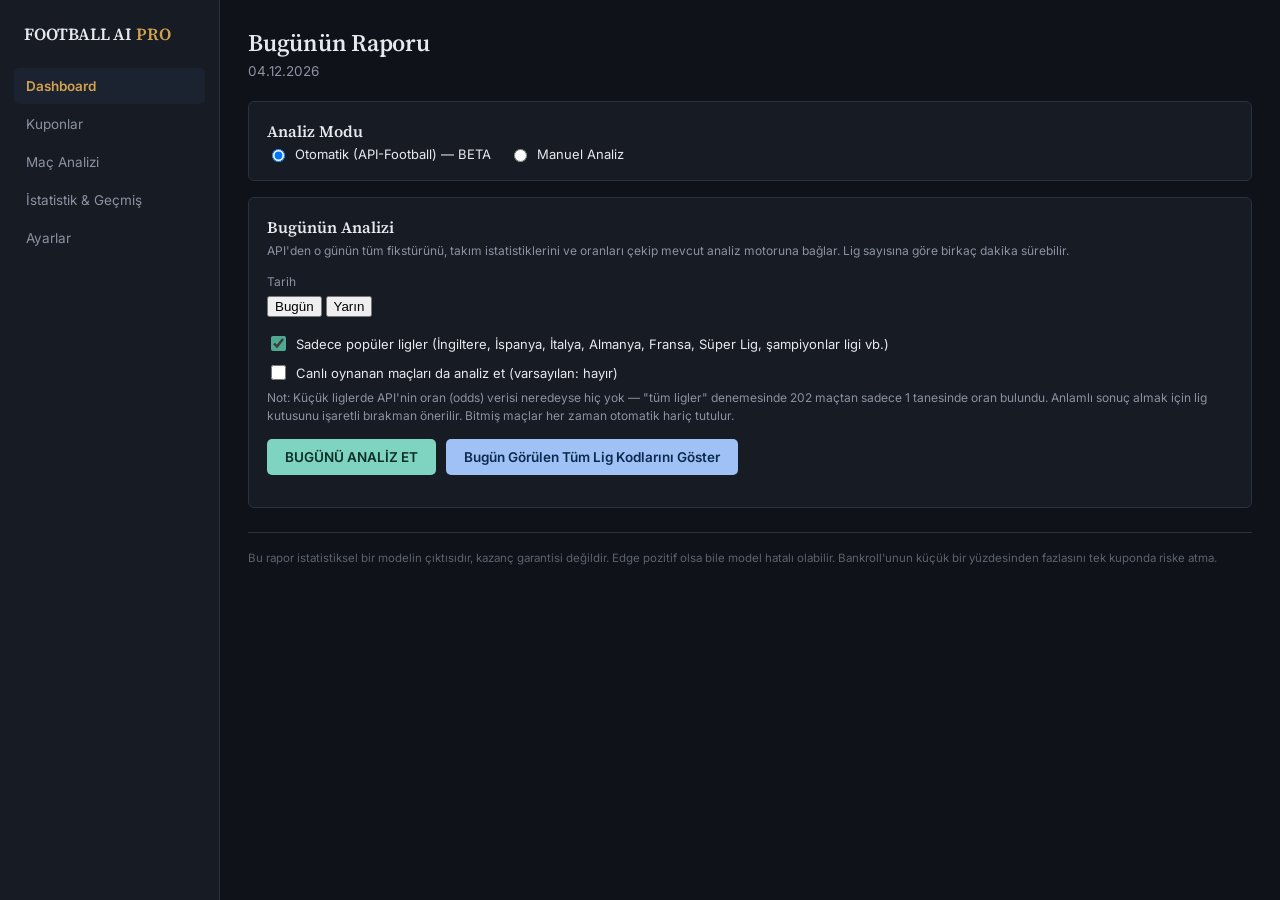
<file: index.html>
<!DOCTYPE html>
<html lang="tr">
<head>
<meta charset="UTF-8">
<meta name="viewport" content="width=device-width, initial-scale=1.0">
<title>Football AI Pro — Dashboard</title>
<link rel="preconnect" href="https://fonts.googleapis.com">
<link href="https://fonts.googleapis.com/css2?family=Source+Serif+4:opsz,wght@8..60,400;8..60,600;8..60,700&family=IBM+Plex+Mono:wght@400;500;600&family=Inter:wght@400;500;600&display=swap" rel="stylesheet">
<link rel="stylesheet" href="css/style.css">
<link rel="stylesheet" href="css/dashboard.css">
</head>
<body>
<div class="app-shell">
  <div id="sidebar-slot"></div>

  <div class="main">
    <div class="page-header">
      <h1>Bugünün Raporu</h1>
      <div class="sub" id="dateLabel"></div>
    </div>

    <div class="panel no-print">
      <h2>Analiz Modu</h2>
      <div class="checkbox-row">
        <label><input type="radio" name="mod" value="otomatik" checked onchange="switchMode('otomatik')"> Otomatik (API-Football) — BETA</label>
        <label><input type="radio" name="mod" value="manuel" onchange="switchMode('manuel')"> Manuel Analiz</label>
      </div>
    </div>

    <div id="otomatikPanel" class="panel">
      <h2>Bugünün Analizi</h2>
      <p class="hint">API'den o günün tüm fikstürünü, takım istatistiklerini ve oranları çekip mevcut analiz motoruna bağlar. Lig sayısına göre birkaç dakika sürebilir.</p>
      <div class="field">
        <label>Tarih</label>
        <div class="segmented" style="max-width:260px;" id="tarihSeg">
          <button data-v="0" class="active">Bugün</button>
          <button data-v="1">Yarın</button>
        </div>
      </div>
      <div class="checkbox-row" style="margin-bottom:8px;">
        <label><input type="checkbox" id="onlyMajorLeagues" checked> Sadece popüler ligler (İngiltere, İspanya, İtalya, Almanya, Fransa, Süper Lig, şampiyonlar ligi vb.)</label>
      </div>
      <div class="checkbox-row" style="margin-bottom:14px;">
        <label><input type="checkbox" id="includeLive"> Canlı oynanan maçları da analiz et (varsayılan: hayır)</label>
      </div>
      <p class="hint" style="margin-top:-8px;">Not: Küçük liglerde API'nin oran (odds) verisi neredeyse hiç yok — "tüm ligler" denemesinde 202 maçtan sadece 1 tanesinde oran bulundu. Anlamlı sonuç almak için lig kutusunu işaretli bırakman önerilir. Bitmiş maçlar her zaman otomatik hariç tutulur.</p>
      <div class="btn-row">
        <button class="btn-c1" id="autoAnalyzeBtn" onclick="runAutoAnalysis()">BUGÜNÜ ANALİZ ET</button>
        <button class="btn-c3" onclick="showLeagueCodes()">Bugün Görülen Tüm Lig Kodlarını Göster</button>
        <span class="save-note" id="apiStatus"></span>
      </div>
      <div id="leagueCodesZone" style="margin-top:10px;"></div>
      <div id="autoProgressZone" style="margin-top:14px;"></div>
      <div id="autoResultsZone"></div>
    </div>

    <div id="manuelPanel" style="display:none;">
    <div class="panel no-print">
      <h2>Veri Kaynağı</h2>
      <div class="checkbox-row">
        <label><input type="radio" name="kaynak" value="Nesine" checked> Nesine</label>
        <label><input type="radio" name="kaynak" value="Mackolik"> Mackolik</label>
        <label><input type="radio" name="kaynak" value="Manuel"> Manuel</label>
      </div>
    </div>

    <div class="panel no-print">
      <h2>Maç Verisi</h2>
      <p class="hint">Format: <code>Ev Takım - Deplasman Takım | 1.5U:1.35 KG:1.85</code> — her satıra bir maç. Ctrl+V ile yapıştır.</p>
      <textarea id="fixturesInput" placeholder="Galatasaray - Fenerbahce | 1.5U:1.35 KG:1.85
Besiktas - Trabzonspor | 1.5U:1.42 KG:1.90"></textarea>
    </div>

    <div class="panel no-print">
      <h2>Takım Geçmişi</h2>
      <p class="hint">Format: <code>Takım | Saha | Rakip | AttığıGol-YediğiGol | Tarih(opsiyonel)</code> — her satıra bir maç. Daha önce girdiğin veriler otomatik kaydedilir, sadece yeni maçları eklemen yeterli.</p>
      <textarea id="historyInput" placeholder="Galatasaray | Ev | Kasimpasa | 3-1 | 2026-08-10
Galatasaray | Deplasman | Alanyaspor | 2-0 | 2026-08-17"></textarea>
      <div class="btn-row" style="margin-top:10px;">
        <button class="btn-c5" onclick="loadSavedHistoryIntoBox()">Kayıtlı geçmişi kutuya yükle</button>
        <span class="save-note" id="historyCount"></span>
      </div>
    </div>

    <div class="btn-row no-print" style="margin:20px 0;">
      <button class="btn-c2" id="analyzeBtn" onclick="startAnalysis()">Analiz Et</button>
    </div>

    <div id="progressZone"></div>
    <div id="resultsZone"></div>
    </div><!-- /manuelPanel -->

    <footer class="legal">Bu rapor istatistiksel bir modelin çıktısıdır, kazanç garantisi değildir. Edge pozitif olsa bile model hatalı olabilir. Bankroll'unun küçük bir yüzdesinden fazlasını tek kuponda riske atma.</footer>
  </div>
</div>

<script src="js/storage.js"></script>
<script src="js/poisson.js"></script>
<script src="js/markets.js"></script>
<script src="js/scoring.js"></script>
<script src="js/edge.js"></script>
<script src="js/insights.js"></script>
<script src="js/parser.js"></script>
<script src="js/coupons.js"></script>
<script src="js/statistics.js"></script>
<script src="js/apiAdapter.js"></script>
<script src="js/app.js"></script>
<script>
initShell('dashboard');
document.getElementById('dateLabel').textContent = todayKey();
updateHistoryCount();

let selectedDateOffset = 0;
document.querySelectorAll('#tarihSeg button').forEach(btn=>{
  btn.addEventListener('click', ()=>{
    document.querySelectorAll('#tarihSeg button').forEach(b=>b.classList.remove('active'));
    btn.classList.add('active');
    selectedDateOffset = parseInt(btn.dataset.v);
  });
});

function istanbulDateString(offsetDays=0){
  const now = new Date();
  const fmt = new Intl.DateTimeFormat('en-CA', {timeZone:'Europe/Istanbul', year:'numeric',month:'2-digit',day:'2-digit'});
  const parts = fmt.formatToParts(now);
  const y = parseInt(parts.find(p=>p.type==='year').value);
  const m = parseInt(parts.find(p=>p.type==='month').value);
  const d = parseInt(parts.find(p=>p.type==='day').value);
  const dateObj = new Date(Date.UTC(y, m-1, d));
  dateObj.setUTCDate(dateObj.getUTCDate()+offsetDays);
  return dateObj.toISOString().slice(0,10);
}

const FINISHED_STATUSES = new Set(['FT','AET','PEN','WO','AWD','PST','CANC','ABD']);
const LIVE_STATUSES = new Set(['1H','HT','2H','ET','BT','P','SUSP','INT','LIVE']);

function switchMode(mode){
  document.getElementById('otomatikPanel').style.display = mode==='otomatik' ? 'block' : 'none';
  document.getElementById('manuelPanel').style.display = mode==='manuel' ? 'block' : 'none';
}

function showLeagueCodes(){
  const el = document.getElementById('leagueCodesZone');
  if(!window.__tumLigKodlari || window.__tumLigKodlari.length===0){
    el.innerHTML = `<p class="empty-note">Önce "BUGÜNÜ ANALİZ ET"e bir kez basmalısın, o zaman bugünün tüm lig kodlarını burada listeleyebilirim.</p>`;
    return;
  }
  el.innerHTML = `<div class="panel"><h2>Bugün Görülen Tüm Ligler (${window.__tumLigKodlari.length})</h2>
    <p class="hint">İstediğin bir lig eksikse, buradaki tam satırı kopyalayıp bana gönder — MAJOR_LEAGUE_IDS listesine doğru kodla eklerim.</p>
    <div class="table-scroll" style="max-height:400px;overflow-y:auto;"><table><tbody>
    ${window.__tumLigKodlari.map(l=>`<tr><td><code>${l}</code></td></tr>`).join('')}
    </tbody></table></div></div>`;
}

function setProgressLine(text){
  document.getElementById('autoProgressZone').innerHTML = `
    <div class="progress-wrap">
      <div class="progress-label"><span>${text}</span></div>
      <div class="progress-bar"><div class="progress-fill" style="width:100%;"></div></div>
    </div>`;
}

async function runAutoAnalysis(){
  const btn = document.getElementById('autoAnalyzeBtn');
  const statusEl = document.getElementById('apiStatus');
  const resultEl = document.getElementById('autoResultsZone');
  btn.disabled = true;
  resultEl.innerHTML = '';
  statusEl.textContent = '';

  try{
    // 1) FIKSTUR
    setProgressLine('Fikstür alınıyor...');
    const secilenTarih = istanbulDateString(selectedDateOffset);
    const fixRes = await fetch(`/api/fixtures?date=${secilenTarih}`);
    const fixData = await fixRes.json();

    if(fixData.hata){
      renderApiError(fixData, resultEl);
      btn.disabled = false;
      document.getElementById('autoProgressZone').innerHTML = '';
      return;
    }
    const totalRequestBudget = parseInt(fixData.toplamIstekHakki)||null;
    let usedRequests = 1;

    const maclarHam = fixData.maclar || [];
    if(maclarHam.length===0){
      resultEl.innerHTML = `<p class="empty-note">${fixData.tarih} için maç bulunamadı.</p>`;
      btn.disabled = false;
      document.getElementById('autoProgressZone').innerHTML = '';
      return;
    }

    // Popüler lig filtresi (opsiyonel) - kucuk liglerde oran verisi neredeyse hic yok
    // NOT: Bu ID'lerin bir kismi (ozellikle 2. ligler) API-Football'dan dogrulanmadi,
    // ID yanlissa o lig sessizce listeden dusar (yanlis veri gostermez, sadece eksik kalir).
    // "Görülen Tüm Ligler" tablosundan gercek ID'leri kontrol edip bize bildirebilirsin.
    const MAJOR_LEAGUE_IDS = new Set([
      39,40,41,42,   // Ingiltere: Premier League, Championship, League One, League Two
      140,141,       // Ispanya: La Liga, La Liga 2
      135,136,       // Italya: Serie A, Serie B
      78,79,         // Almanya: Bundesliga, 2. Bundesliga
      61,62,         // Fransa: Ligue 1, Ligue 2
      88,            // Hollanda: Eredivisie
      94,            // Portekiz: Primeira Liga
      144,           // Belcika: Jupiler Pro League
      179,           // Iskocya: Premiership
      203,204,       // Turkiye: Super Lig, 1. Lig
      71,            // Brezilya: Serie A
      128,           // Arjantin: Liga Profesional
      253,           // ABD: MLS
      2,3,848,1,     // UEFA Sampiyonlar Ligi, Avrupa Ligi, Konferans Ligi, Dunya Kupasi
    ]);
    const onlyMajor = document.getElementById('onlyMajorLeagues').checked;
    const includeLive = document.getElementById('includeLive').checked;
    let maclar = onlyMajor ? maclarHam.filter(m=>MAJOR_LEAGUE_IDS.has(m.league.id)) : maclarHam;

    const oncekiSayi = maclar.length;
    maclar = maclar.filter(m=>{
      const st = m.fixture.status.short;
      if(FINISHED_STATUSES.has(st)) return false;
      if(LIVE_STATUSES.has(st) && !includeLive) return false;
      return true;
    });
    const bitenElenenSayi = oncekiSayi - maclar.length;

    // Teshis araci: bugun gelen TUM liglerin gercek {id, isim, ulke} listesi
    const ligKoduHaritasi = new Map();
    maclarHam.forEach(m=>{
      if(!ligKoduHaritasi.has(m.league.id)){
        ligKoduHaritasi.set(m.league.id, `${m.league.id} — ${m.league.name} (${m.league.country})`);
      }
    });
    window.__tumLigKodlari = Array.from(ligKoduHaritasi.values()).sort();

    if(maclar.length===0){
      resultEl.innerHTML = `<p class="empty-note">Seçili filtreyle (popüler ligler) bugün maç bulunamadı. Filtreyi kaldırıp tekrar dene.</p>`;
      btn.disabled = false;
      document.getElementById('autoProgressZone').innerHTML = '';
      return;
    }

    // 2) BENZERSIZ TAKIM+LIG+SEZON LISTESI
    setProgressLine(`${maclar.length} maç bulundu. Takım verileri hazırlanıyor...`);
    const teamKeySet = new Map(); // key -> {team, league, season}
    maclar.forEach(m=>{
      [
        {team:m.teams.home.id, league:m.league.id, season:m.league.season},
        {team:m.teams.away.id, league:m.league.id, season:m.league.season},
      ].forEach(t=>{
        const key = `${t.team}-${t.league}-${t.season}`;
        if(!teamKeySet.has(key)) teamKeySet.set(key, t);
      });
    });
    const uniqueTeams = Array.from(teamKeySet.entries());

    // 3) TAKIM ISTATISTIKLERI (cache + sinirli paralellik) - HAM veriler
    const rawStatsCache = new Map();
    await concurrencyMap(uniqueTeams, 8, async ([key, t])=>{
      const r = await fetch(`/api/team-stats?team=${t.team}&league=${t.league}&season=${t.season}`);
      const d = await r.json();
      usedRequests++;
      rawStatsCache.set(key, (d && d.stats) ? extractTeamGoalProfile(d.stats) : null);
    }, (done,total)=>{
      setProgressLine(`Takım verileri hazırlanıyor... ${done}/${total}`);
    });

    // 3b) LIG BAZLI ONSEL DEGERLER (o gun o ligde oynayan takimlarin gercek ortalamasi)
    setProgressLine('Lig ortalamaları hesaplanıyor...');
    const rawProfilesObj = {}, keyToLeagueObj = {};
    uniqueTeams.forEach(([key, t])=>{ rawProfilesObj[key]=rawStatsCache.get(key); keyToLeagueObj[key]=t.league; });
    const leaguePriors = computeLeaguePriors(rawProfilesObj, keyToLeagueObj);

    // 3b2) PUAN DURUMU (lig basina 1 istek - gol istatistiginden bagimsiz kalite sinyali)
    setProgressLine('Puan durumu alınıyor...');
    const uniqueLeagueSeasonPairs = [...new Set(maclar.map(m=>`${m.league.id}|${m.league.season}`))];

    // Once GECEN SEZONUN puan durumu (sezon basi icin yedek/oncul deger)
    const prevSeasonStrengthCache = new Map();
    await concurrencyMap(uniqueLeagueSeasonPairs, 6, async (pairKey)=>{
      const [leagueId, season] = pairKey.split('|');
      const r = await fetch(`/api/standings?league=${leagueId}&season=${parseInt(season)-1}`);
      const d = await r.json();
      usedRequests++;
      if(d && d.standings){
        const strengths = computeTeamStrengthFromStandings(d.standings); // yedeksiz - kendi basina hesaplanir
        strengths.forEach((v,teamId)=>prevSeasonStrengthCache.set(teamId, v));
      }
    }, (done,total)=>{
      setProgressLine(`Geçen sezon puan durumu alınıyor... ${done}/${total}`);
    });

    // Simdi BU SEZONUN puan durumu - az veri varsa GECEN SEZONA dogru kucultulur
    const teamStrengthCache = new Map(); // teamId -> guc katsayisi
    await concurrencyMap(uniqueLeagueSeasonPairs, 6, async (pairKey)=>{
      const [leagueId, season] = pairKey.split('|');
      const r = await fetch(`/api/standings?league=${leagueId}&season=${season}`);
      const d = await r.json();
      usedRequests++;
      if(d && d.standings){
        const strengths = computeTeamStrengthFromStandings(d.standings, prevSeasonStrengthCache);
        strengths.forEach((v,teamId)=>teamStrengthCache.set(teamId, v));
      }
    }, (done,total)=>{
      setProgressLine(`Puan durumu alınıyor... ${done}/${total}`);
    });

    // 3c) GUNCEL FORM (her BENZERSIZ TAKIM icin son 8 mac - lig/sezon farketmez)
    setProgressLine('Güncel form verileri alınıyor...');
    const uniqueTeamIds = [...new Set(uniqueTeams.map(([,t])=>t.team))];
    const recentFormCache = new Map();
    await concurrencyMap(uniqueTeamIds, 8, async (teamId)=>{
      const r = await fetch(`/api/team-fixtures?team=${teamId}&last=8`);
      const d = await r.json();
      usedRequests++;
      recentFormCache.set(teamId, (d && d.maclar) ? extractRecentForm(d.maclar, teamId) : null);
    }, (done,total)=>{
      setProgressLine(`Güncel form verileri alınıyor... ${done}/${total}`);
    });

    // 3d) NIHAI (ayarlanmis) profiller: lig onseline kucultme + form ayarlamasi
    const statsCache = new Map();
    uniqueTeams.forEach(([key, t])=>{
      const raw = rawStatsCache.get(key);
      const prior = leaguePriors.get(t.league);
      const form = recentFormCache.get(t.team);
      statsCache.set(key, buildAdjustedProfile(raw, prior, form));
    });

    // 3e) OYUNCU ISTATISTIKLERI (her BENZERSIZ TAKIM+LIG+SEZON icin - kimin ne kadar katkisi var)
    setProgressLine('Oyuncu istatistikleri alınıyor...');
    const playerContribCache = new Map();
    await concurrencyMap(uniqueTeams, 6, async ([key, t])=>{
      const r = await fetch(`/api/players?team=${t.team}&league=${t.league}&season=${t.season}`);
      const d = await r.json();
      usedRequests++;
      playerContribCache.set(key, (d && d.oyuncular) ? extractPlayerContributions(d.oyuncular) : new Map());
    }, (done,total)=>{
      setProgressLine(`Oyuncu istatistikleri alınıyor... ${done}/${total}`);
    });

    // 4) ORANLAR
    setProgressLine(`Oranlar alınıyor...`);
    const oddsCache = new Map();
    await concurrencyMap(maclar, 8, async (m)=>{
      const r = await fetch(`/api/odds?fixture=${m.fixture.id}`);
      const d = await r.json();
      usedRequests++;
      oddsCache.set(m.fixture.id, (d && d.odds) ? extractAllMarketOdds(d.odds) : {});
    }, (done,total)=>{
      setProgressLine(`Oranlar alınıyor... ${done}/${total}`);
    });

    // 4b) H2H (iki takimin gecmis karsilasmalari)
    setProgressLine(`Geçmiş karşılaşmalar (H2H) alınıyor...`);
    const h2hCache = new Map();
    await concurrencyMap(maclar, 8, async (m)=>{
      const r = await fetch(`/api/h2h?teams=${m.teams.home.id}-${m.teams.away.id}&last=10`);
      const d = await r.json();
      usedRequests++;
      h2hCache.set(m.fixture.id, (d && d.h2h) ? extractH2HInfo(d.h2h) : null);
    }, (done,total)=>{
      setProgressLine(`Geçmiş karşılaşmalar (H2H) alınıyor... ${done}/${total}`);
    });

    // 4c) SAKATLIK/CEZALI (mac basina - o gunku gercek kadro durumu)
    setProgressLine('Sakatlık/cezalı bilgisi alınıyor...');
    const injuryByFixture = new Map();
    await concurrencyMap(maclar, 8, async (m)=>{
      const r = await fetch(`/api/injuries?fixture=${m.fixture.id}`);
      const d = await r.json();
      usedRequests++;
      injuryByFixture.set(m.fixture.id, (d && d.sakatlar) ? extractInjuredByTeam(d.sakatlar) : new Map());
    }, (done,total)=>{
      setProgressLine(`Sakatlık/cezalı bilgisi alınıyor... ${done}/${total}`);
    });

    // 5) ANALIZ — artik TEK pazar degil, hesaplanabilen TUM Grup A pazarlari
    setProgressLine('Analiz ediliyor...');
    const settings = getSettings();
    const projections = [];
    const legs = [];
    let cokPazarliMacSayisi = 0;
    maclar.forEach(m=>{
      const homeKey = `${m.teams.home.id}-${m.league.id}-${m.league.season}`;
      const awayKey = `${m.teams.away.id}-${m.league.id}-${m.league.season}`;
      const hp = statsCache.get(homeKey);
      const ap = statsCache.get(awayKey);
      const h2hInfo = h2hCache.get(m.fixture.id);
      const standingsInfo = {
        homeStrength: teamStrengthCache.get(m.teams.home.id),
        awayStrength: teamStrengthCache.get(m.teams.away.id),
      };

      const injuredByTeam = injuryByFixture.get(m.fixture.id) || new Map();
      const homeContribs = playerContribCache.get(homeKey) || new Map();
      const awayContribs = playerContribCache.get(awayKey) || new Map();
      const homeTotalGoals = rawStatsCache.get(homeKey)?.totalGoalsFor || 0;
      const awayTotalGoals = rawStatsCache.get(awayKey)?.totalGoalsFor || 0;
      const injuryInfo = {
        homeImpact: computeMissingImpact(injuredByTeam.get(m.teams.home.id), homeContribs, homeTotalGoals),
        awayImpact: computeMissingImpact(injuredByTeam.get(m.teams.away.id), awayContribs, awayTotalGoals),
      };

      const proj = projectFixtureFromApiStats(m.teams.home.name, m.teams.away.name, hp, ap, h2hInfo, standingsInfo, injuryInfo);
      proj.lig = `${m.league.name} (${m.league.country})`;
      proj.fixtureId = m.fixture.id;
      projections.push(proj);

      if(proj.noData) return; // veri yoksa hicbir pazar hesaplanamaz

      const allMarkets = computeAllMarkets(proj.lambdaHome, proj.lambdaAway);
      proj.markets = allMarkets;
      proj.yorum = generateMatchComment(proj, allMarkets);
      const oddsForMatch = oddsCache.get(m.fixture.id) || {};
      const mac = `${m.teams.home.name} - ${m.teams.away.name}`;

      let macBacakSayisi = 0;
      Object.keys(allMarkets).forEach(key=>{
        const odds = oddsForMatch[key];
        if(odds===undefined) return; // bu pazarin oran verisi yok - uydurma yok, atla
        const market = allMarkets[key];
        // Piyasa harmanlamasi: modelin kendi olasiligini, oranin ima
        // ettigi olasilikla harmanlar. Agirlik DINAMIKTIR: oran ne kadar
        // tek tarafli (asiri favori/asiri malup) ise, piyasaya o kadar
        // fazla kulak verilir - cunku bahis sirketi bir tarafi cok net
        // one cikariyorsa bu genelde GERCEK bir kalite farkinin guclu
        // gostergesidir ve modelin bunu gormezden gelmesi tehlikelidir
        // (ornek: kucuk bir takimin dev bir kulube karsi "favori"
        // gorunmesi gibi absurt sonuclari onler).
        const impliedProb = 1/odds;
        const baseWeight = settings.marketBlendWeight ?? 0.30;
        const asirilik = Math.abs(impliedProb-0.5)*2; // 0 (yari yariya) .. 1 (cok tek tarafli)
        const w = Math.min(0.85, baseWeight + asirilik*0.5);
        const blendedProb = market.prob*(1-w) + impliedProb*w;
        const leg = evaluateLeg(mac, market.label, blendedProb, odds, proj);
        leg.marketKey = key;
        leg.fixtureId = m.fixture.id;
        leg.lig = proj.lig;
        leg.hamModelProb = market.prob; // harmanlamadan once, seffaflik icin saklanir
        legs.push(leg);
        macBacakSayisi++;
      });
      if(macBacakSayisi>0) cokPazarliMacSayisi++;

      // Model-only "en guclu senaryo" bilgisi (oran olsun olmasin gosterilir)
      const topPick = pickTopMarkets(allMarkets, 1)[0];
      proj.enGucluSenaryo = topPick ? `${topPick[1].label} (%${(topPick[1].prob*100).toFixed(0)})` : '—';
    });

    // 6) KUPON MOTORU
    setProgressLine('Kupon hazırlanıyor...');
    const playable = legs.filter(l=> !l.noData && l.odds>=settings.minOdds && l.odds<=settings.maxOdds);
    const value = playable.filter(l=> l.edge >= settings.minEdge && l.guvenScore >= settings.minGuvenScore);
    const kuponSonuclari = buildFourCoupons(legs, settings);
    const KUPON_SIRASI = ['guvenli','dengeli','yuksekOran','surpriz'];
    const coupons = KUPON_SIRASI.map(k=>kuponSonuclari[k]).filter(Boolean);
    const stats = {
      analyzed: maclar.length, playable: playable.length, value: value.length,
      notRecommended: maclar.length - playable.length,
      veriEksik: projections.filter(p=>p.noData).length,
      oranBulunanMacSayisi: cokPazarliMacSayisi,
      toplamBacak: legs.length,
      bitenElenenSayi: bitenElenenSayi,
    };

    document.getElementById('autoProgressZone').innerHTML = '';
    statusEl.textContent = totalRequestBudget ? `İstek kullanımı: ~${usedRequests} (günlük limit ${totalRequestBudget})` : '';

    const analysisRecord = { date: todayKey(), legs, coupons, stats, projections };
    saveLastAnalysis(analysisRecord);
    saveReport(todayKey(), analysisRecord);

    renderAutoResults(legs, coupons, stats, projections, resultEl);

  }catch(e){
    resultEl.innerHTML = `<div class="no-play-banner">Beklenmeyen hata</div><p class="empty-note">${e.message}</p>`;
  }
  document.getElementById('autoProgressZone').innerHTML = '';
  btn.disabled = false;
}

function gercekciBasariOrani(coupon){
  // Naif carpim (bacaklarin BAGIMSIZ oldugu varsayimi) gercekte HEP
  // iyimser cikar - gercek hayatta bacaklar arasinda az da olsa
  // korelasyon olur. Muhafazakar bir "gercekci" sunum icin %85 ile
  // carpiyoruz - kesin bir olcum degil, ama naif rakamdan daha durust.
  const KORELASYON_INDIRIMI = 0.85;
  return Math.max(0, coupon.basariTahmini * KORELASYON_INDIRIMI);
}

function toggleMacDetay(i){
  const row = document.getElementById(`macDetay_${i}`);
  row.style.display = row.style.display==='none' ? 'table-row' : 'none';
}

function renderApiError(data, el){
  const titles = {
    SUNUCU_AYARI_EKSIK: 'API_FOOTBALL_KEY ayarlanmamış',
    API_LIMIT_VEYA_HATA: 'API günlük kullanım limitine yaklaşıldı',
    BAGLANTI_HATASI: 'API verisine şu anda ulaşılamıyor',
  };
  el.innerHTML = `<div class="no-play-banner">${titles[data.hata]||'Hata'}</div><p class="empty-note">${data.mesaj}</p>`;
}

function renderAutoResults(legs, coupons, stats, projections, el){
  let html = '';
  html += `<div class="stat-row">
    <div class="stat"><div class="lbl">Toplam Maç</div><div class="num num-gold">${stats.analyzed}</div></div>
    <div class="stat"><div class="lbl">Oranlı Pazar Bulunan Maç</div><div class="num num-growth">${stats.oranBulunanMacSayisi}</div></div>
    <div class="stat"><div class="lbl">Toplam Hesaplanan Bacak</div><div class="num num-gold">${stats.toplamBacak}</div></div>
    <div class="stat"><div class="lbl">Kupon Sayısı</div><div class="num num-gold">${coupons.length}</div></div>
  </div>
  ${stats.bitenElenenSayi>0 ? `<p class="hint" style="margin-top:-10px;margin-bottom:14px;">${stats.bitenElenenSayi} maç bitmiş/hariç tutulan durumda olduğu için analiz dışı bırakıldı.</p>` : ''}`;

  const spotlight = [...legs].filter(l=>!l.noData).sort((a,b)=>(b.stars-a.stars)||(b.edge-a.edge))[0];
  if(spotlight && spotlight.stars>=3){
    html += renderSpotlight(spotlight, projections);
  }

  const macOzet = projections.filter(p=>!p.noData).sort((a,b)=>b.guvenScore-a.guvenScore).slice(0,20);
  if(macOzet.length>0){
    html += `<div class="panel"><h2>Maç Bazlı En Güçlü Senaryo</h2>
      <p class="hint">Her maç için, hesaplanan ana pazarlar arasından modelin en olası gördüğü senaryo (piyasa oranıyla harmanlanmamış, HAM model görüşü — "Tüm Bacaklar" tablosundaki yüzdeler bunun oranla harmanlanmış hali olduğu için farklı görünebilir). "Detay" ile AI yorumunu ve en güçlü 3 pazarın gerekçesini görebilirsin.</p>
      <div class="table-scroll"><table><thead><tr><th>Lig</th><th>Maç</th><th>En Güçlü Senaryo</th><th>Güven</th><th></th></tr></thead><tbody>`;
    macOzet.forEach((p,i)=>{
      html += `<tr><td>${p.lig}</td><td>${p.evTakim} - ${p.depTakim}</td><td>${p.enGucluSenaryo}</td><td class="tag" style="color:var(--${getVerdict(p.guvenScore).renk})">${getVerdict(p.guvenScore).etiket}</td>
        <td><button class="ghost" style="padding:4px 10px;font-size:11px;" onclick="toggleMacDetay(${i})">Detay</button></td></tr>
        <tr id="macDetay_${i}" style="display:none;"><td colspan="5">
          <div class="ai-comment" style="margin:6px 0 10px;">${p.yorum}</div>
          ${p.eksikOyuncuNotu ? `<p style="font-size:12px;color:var(--risk);margin:0 0 10px;">⚠ Sakat/cezalı: ${p.eksikOyuncuNotu} — modele bu eksiklik yansıtıldı.</p>` : ''}
          <div style="font-size:12px;color:var(--muted);">
            ${pickTopMarketsNoConflict(p.markets, 3).map(([k,mk])=>`<div style="margin-bottom:4px;"><b style="color:var(--text)">${mk.label}</b> (%${(mk.prob*100).toFixed(0)}) — bu pazar modelin bu maç için değerlendirdiği en güçlü seçeneklerden biri.</div>`).join('')}
          </div>
        </td></tr>`;
    });
    html += `</tbody></table></div></div>`;
  }

  const withOdds = [...legs].sort((a,b)=>b.edge-a.edge);
  html += `<div class="panel"><h2>En Güçlü ${Math.min(30,withOdds.length)} Bacak</h2>
    <p class="hint">Toplam ${legs.length} bacak hesaplandı, oran karşılaştırması yapılabilenler arasından en yüksek avantaja sahip ${Math.min(30,withOdds.length)} tanesi gösteriliyor. Tümünü Maç Analizi sayfasında görebilirsin.</p>
    <div class="table-scroll"><table>
    <thead><tr><th>Maç</th><th>Pazar</th><th>Kazanma İhtimali</th><th>Oran</th><th>Avantaj</th><th>Değerlendirme</th><th>Risk %</th><th>Yıldız</th></tr></thead><tbody>`;
  withOdds.slice(0,30).forEach(l=>{
    const v = getVerdict(l.guvenScore, l.edge);
    html += `<tr><td>${l.mac}</td><td>${l.pazar}</td><td>${(l.modelProb*100).toFixed(1)}%</td><td>${l.odds}</td>
      <td class="${l.edge>=0?'edge-pos':'edge-neg'}">${(l.edge*100).toFixed(1)}%</td>
      <td class="tag" style="color:var(--${v.renk})">${v.etiket}</td>
      <td>${riskYuzdesi(l)}%</td>
      <td class="stars">${starString(l.stars)}</td></tr>`;
  });
  html += `</tbody></table></div></div>`;

  html += `<div class="panel"><h2>Kupon Önerileri</h2>
    <p class="hint">4 farklı stratejiyle oluşturulan kuponlar: Güvenli (yüksek olasılık), Dengeli (orta risk/oran), Yüksek Oran (daha fazla bacak, daha yüksek oran), Sürpriz (modelin en yüksek fark gördüğü seçimler).</p>`;
  if(coupons.length===0){
    const oddsCoverage = legs.length;
    html += `<div class="no-play-banner" style="color:var(--gold);border-color:var(--gold);background:#241D14;">Bugün hiçbir strateji için yeterli kombinasyon kurulamadı</div>
      <p class="empty-note" style="margin-top:10px;">API'den oran verisi alınabilen bacak sayısı (${oddsCoverage}) yeterli çeşitlilikte kombinasyon kurmaya yetmedi. Aşağıdaki "En Güçlü Bacaklar" tablosunda tüm hesaplanan olasılıkları görebilirsin.</p>`;
  } else {
    coupons.forEach((c,i)=>{
      html += `<div class="coupon-card"><div class="head">
        <h3>${c.tip} Kupon <span class="stars">${starString(c.stars)}</span></h3>
        <span class="tag">${c.risk} Risk</span></div>`;
      c.legs.forEach(l=> html += `<div class="leg-line">${l.mac} → <b>${l.pazar}</b> @ ${l.odds}</div>`);
      html += `<div class="meta-row">
        <span>Gerçekçi Tutma İhtimali: ${(gercekciBasariOrani(c)*100).toFixed(0)}%</span>
        <span>Toplam Oran: ${c.totalOdds}</span>
        <span>Ort. Edge: ${(c.avgEdge*100).toFixed(1)}%</span>
      </div>
      ${c.not ? `<p style="font-size:11.5px;color:var(--gold);margin-top:8px;">⚠ ${c.not}</p>` : ''}
      <div style="margin-top:10px;padding-top:10px;border-top:1px dashed var(--line);font-size:12px;color:var(--muted);">
        <b style="color:var(--text);">Neden bu kupon?</b> ${generateCouponExplanation(c, c.tip||'Dengeli')}
      </div></div>`;
    });
  }
  html += `</div>`;

  html += `<div class="panel"><h2>🧠 AI Bugünün Yorumu</h2><div class="ai-comment">
    ${generateDailyComment(legs, coupons, stats).map(p=>`<p>${p}</p>`).join('')}
  </div></div>`;

  html += `<div class="btn-row no-print" style="margin-top:18px;">
    <button class="btn-c4" onclick="location.href='analysis.html'">Tüm Maçları Gör</button>
    <button class="btn-c6" onclick="location.href='coupons.html'">Kuponları Gör</button>
  </div>`;

  el.innerHTML = html;
}

function updateHistoryCount(){
  const h = getTeamHistory();
  document.getElementById('historyCount').textContent = h.length>0 ? `Kayıtlı: ${h.length} maçlık geçmiş` : 'Henüz kayıtlı geçmiş yok';
}
function loadSavedHistoryIntoBox(){
  const h = getTeamHistory();
  const lines = h.map(r=> `${r.takim} | ${r.saha} | ${r.rakip} | ${r.attigi}-${r.yedigi}${r.tarih?(' | '+r.tarih):''}`);
  document.getElementById('historyInput').value = lines.join('\n');
}

let lastLegs = [], lastCoupons = [], lastStats = null;

function startAnalysis(){
  const btn = document.getElementById('analyzeBtn');
  btn.disabled = true;
  document.getElementById('resultsZone').innerHTML = '';
  const steps = ['Takımlar analiz ediliyor...', 'Poisson hesaplanıyor', 'Edge hesaplanıyor', 'Kupon hazırlanıyor...'];
  runProgressSequence(steps, document.getElementById('progressZone'), ()=>{
    document.getElementById('progressZone').innerHTML = '';
    btn.disabled = false;
    runAnalysis();
  });
}

function runAnalysis(){
  const fixturesText = document.getElementById('fixturesInput').value.trim();
  const historyText = document.getElementById('historyInput').value.trim();

  const { fixtures, errors: fixtureErrors } = parseFixturesText(fixturesText);
  const { history: newHistory, errors: historyErrors } = parseHistoryText(historyText);

  // yeni gecmis satirlarini kayitli gecmisle birlestir (ayni mac tekrar eklenmesin)
  const existing = getTeamHistory();
  const sig = r => `${r.takim}|${r.saha}|${r.rakip}|${r.attigi}-${r.yedigi}|${r.tarih}`;
  const existingSigs = new Set(existing.map(sig));
  newHistory.forEach(r=>{ if(!existingSigs.has(sig(r))) existing.push(r); });
  saveTeamHistory(existing);
  updateHistoryCount();

  if(fixtures.length===0){
    document.getElementById('resultsZone').innerHTML = `<div class="panel"><p class="empty-note">Maç verisi kutusuna en az bir maç girmeden analiz yapılamaz.</p>${renderParseErrors(fixtureErrors, historyErrors)}</div>`;
    return;
  }

  const baseline = computeLeagueBaseline(existing);
  const strengths = computeTeamStrengths(existing, baseline);
  const settings = getSettings();

  const legs = [];
  const projections = [];
  fixtures.forEach(f=>{
    const proj = projectFixture(f.ev, f.deplasman, strengths, baseline);
    projections.push(proj);
    const mac = `${f.ev} - ${f.deplasman}`;
    if(f.oran15!==''){
      legs.push(evaluateLeg(mac, '1.5 Üst', proj.pOver15, parseFloat(f.oran15), proj));
    }
    if(f.oranKg!==''){
      legs.push(evaluateLeg(mac, 'KG Var', proj.pBtts, parseFloat(f.oranKg), proj));
    }
  });

  const playable = legs.filter(l=> !l.noData && l.odds>=settings.minOdds && l.odds<=settings.maxOdds);
  const value = playable.filter(l=> l.edge >= settings.minEdge && l.guvenScore >= settings.minGuvenScore);
  const kuponSonuclari = buildFourCoupons(legs, settings);
  const coupons = ['guvenli','dengeli','yuksekOran','surpriz'].map(k=>kuponSonuclari[k]).filter(Boolean);

  const stats = { analyzed: legs.length, playable: playable.length, value: value.length, notRecommended: legs.length - playable.length };

  lastLegs = legs; lastCoupons = coupons; lastStats = stats;

  const analysisRecord = { date: todayKey(), legs, coupons, stats, projections };
  saveLastAnalysis(analysisRecord);
  saveReport(todayKey(), analysisRecord);

  renderResults(legs, coupons, stats, projections, fixtureErrors, historyErrors);
}

function renderParseErrors(fixtureErrors, historyErrors){
  const all = [...fixtureErrors.map(e=>({...e,kind:'Maç Verisi'})), ...historyErrors.map(e=>({...e,kind:'Takım Geçmişi'}))];
  if(all.length===0) return '';
  return `<div class="panel" style="border-color:var(--risk);">
    <h2 style="color:var(--risk);">Okunamayan Satırlar (${all.length})</h2>
    <p class="hint">Bu satırlar formata uymadığı için atlandı — düzeltip tekrar analiz edebilirsin.</p>
    <div class="table-scroll"><table><thead><tr><th>Kaynak</th><th>Satır</th><th>İçerik</th><th>Sorun</th></tr></thead><tbody>
    ${all.map(e=>`<tr><td>${e.kind}</td><td>${e.line}</td><td><code>${escapeHtml(e.text)}</code></td><td>${e.reason}</td></tr>`).join('')}
    </tbody></table></div></div>`;
}

function renderResults(legs, coupons, stats, projections, fixtureErrors, historyErrors){
  const el = document.getElementById('resultsZone');
  let html = '';

  html += `<div class="stat-row">
    <div class="stat"><div class="lbl">Piyasa</div><div class="num">Normal</div></div>
    <div class="stat"><div class="lbl">Analiz Edilen</div><div class="num num-gold">${stats.analyzed} Pazar</div></div>
    <div class="stat"><div class="lbl">Oynanabilir</div><div class="num num-growth">${stats.playable}</div></div>
    <div class="stat"><div class="lbl">Value (Pozitif Edge)</div><div class="num num-growth">${stats.value}</div></div>
  </div>`;

  // Spotlight: en yuksek yildizli pozitif-edge bacak
  const spotlight = [...legs].filter(l=>!l.noData).sort((a,b)=>(b.stars-a.stars)||(b.edge-a.edge))[0];
  if(spotlight && spotlight.stars>=3){
    html += renderSpotlight(spotlight, projections);
  }

  html += `<div class="panel"><h2>Maç Analizi</h2><div class="table-scroll"><table>
    <thead><tr><th>Maç</th><th>Form (Ev/Dep)</th><th>Poisson (λ)</th><th>Tahmini Skor</th><th>Değerlendirme</th></tr></thead><tbody>`;
  projections.forEach(p=>{
    const v = getVerdict(p.guvenScore);
    html += `<tr>
      <td>${p.evTakim} - ${p.depTakim}</td>
      <td>${formStr(p.evForm)} / ${formStr(p.depForm)}</td>
      <td>${p.lambdaTotal}</td>
      <td>${p.tahminiSkor}</td>
      <td class="tag" style="color:var(--${v.renk})">${v.etiket}</td>
    </tr>`;
  });
  html += `</tbody></table></div></div>`;

  html += `<div class="panel"><h2>Tüm Bacaklar</h2><div class="table-scroll"><table>
    <thead><tr><th>Maç</th><th>Pazar</th><th>Kazanma İhtimali</th><th>Oran</th><th>Avantaj</th><th>EV</th><th>Değerlendirme</th><th>Risk %</th><th>Yıldız</th></tr></thead><tbody>`;
  [...legs].sort((a,b)=>b.edge-a.edge).forEach(l=>{
    const v = getVerdict(l.guvenScore, l.edge);
    html += `<tr>
      <td>${l.mac}</td><td>${l.pazar}</td><td>${(l.modelProb*100).toFixed(1)}%</td><td>${l.odds}</td>
      <td class="${l.edge>=0?'edge-pos':'edge-neg'}">${(l.edge*100).toFixed(1)}%</td>
      <td class="${l.ev>=0?'edge-pos':'edge-neg'}">${l.ev>=0?'+':''}${(l.ev*100).toFixed(1)}%</td>
      <td class="tag" style="color:var(--${v.renk})">${v.etiket}</td>
      <td>${riskYuzdesi(l)}%</td><td class="stars">${starString(l.stars)}</td>
    </tr>`;
  });
  html += `</tbody></table></div></div>`;

  html += `<div class="panel"><h2>Kupon Önerileri</h2>`;
  if(coupons.length===0){
    html += `<div class="no-play-banner">BUGÜN OYNAMA</div>
      <p class="empty-note" style="margin-top:10px;">Bugün piyasada yeterli değer bulunamadı. Ayarlar sayfasındaki eşiklere (minimum edge/güven/oran aralığı) uyan bir kombinasyon yok — bu, sistemin çalışmadığı anlamına gelmez, tam tersine gereksiz risk almanı önlüyor.</p>`;
  } else {
    coupons.forEach((c,i)=>{
      html += `<div class="coupon-card"><div class="head">
        <h3>${c.tip} Kupon <span class="stars">${starString(c.stars)}</span></h3>
        <span class="tag">${c.risk} Risk</span>
      </div>`;
      c.legs.forEach(l=>{
        html += `<div class="leg-line">${l.mac} → <b>${l.pazar}</b> @ ${l.odds}</div>`;
      });
      html += `<div class="meta-row">
        <span>Gerçekçi Tutma İhtimali: ${(gercekciBasariOrani(c)*100).toFixed(0)}%</span>
        <span>Toplam Oran: ${c.totalOdds}</span>
        <span>Ort. Edge: ${(c.avgEdge*100).toFixed(1)}%</span>
      </div></div>`;
    });
  }
  html += `</div>`;

  html += `<div class="panel"><h2>🧠 AI Bugünün Yorumu</h2><div class="ai-comment">
    ${generateDailyComment(legs, coupons, stats).map(p=>`<p>${p}</p>`).join('')}
  </div></div>`;

  html += renderParseErrors(fixtureErrors, historyErrors);

  html += `<div class="btn-row no-print" style="margin-top:18px;">
    <button class="btn-c2" onclick="exportTxt()">TXT indir</button>
    <button class="btn-c3" onclick="printReport()">PDF oluştur (Yazdır)</button>
    <button class="btn-c5" onclick="exportWhatsApp()">WhatsApp'a gönder</button>
  </div>`;

  el.innerHTML = html;
}

function formStr(form){
  if(!form) return '<span style="color:var(--muted)">veri yok</span>';
  const colored = form.split('').map(c=>{
    const cls = c==='W'?'w':(c==='L'?'l':'d');
    return `<span class="${cls}">${c}</span>`;
  }).join('');
  return `<span class="form-string">${colored}</span>`;
}

function renderSpotlight(leg, projections){
  const proj = projections.find(p=>`${p.evTakim} - ${p.depTakim}`===leg.mac);
  const team = leg.pazar==='1.5 Üst' || leg.pazar==='KG Var' ? leg.mac.split(' - ')[0] : leg.mac;
  const gercek = getRealisticWinProbability(leg.guvenScore);
  const verdict = getVerdict(leg.guvenScore, leg.edge);
  return `<div class="spotlight-card" style="margin-bottom:18px;">
    <div class="tag">★ En Güvenli Maç — <span style="color:var(--${verdict.renk})">${verdict.etiket}</span></div>
    <div class="team">${leg.mac}</div>
    <div class="stars">${starString(leg.stars)}</div>
    <div class="spotlight-grid">
      <div class="cell"><div class="k">Pazar</div><div class="v">${leg.pazar}</div></div>
      <div class="cell"><div class="k">Kazanma İhtimali</div><div class="v edge-pos">${(leg.modelProb*100).toFixed(0)}%</div></div>
      <div class="cell"><div class="k">${gercek?`Geçmişte Bu Bantta Gerçek Tutma`:'Bahis Oranının İma Ettiği'}</div><div class="v">${gercek?`${(gercek.oran*100).toFixed(0)}% (${gercek.ornekSayisi} örnek)`:`${(leg.implied*100).toFixed(0)}%`}</div></div>
      <div class="cell"><div class="k">Güven</div><div class="v">${leg.guvenScore}</div></div>
      ${proj?`<div class="cell"><div class="k">İç Saha Gol Ort.</div><div class="v">${proj.evGolOrt!==null?proj.evGolOrt.toFixed(2):'—'}</div></div>
      <div class="cell"><div class="k">Deplasman Gol Ort.</div><div class="v">${proj.depGolOrt!==null?proj.depGolOrt.toFixed(2):'—'}</div></div>
      <div class="cell"><div class="k">Poisson (λ)</div><div class="v">${proj.lambdaTotal}</div></div>
      <div class="cell"><div class="k">Tahmini Skor</div><div class="v">${proj.tahminiSkor}</div></div>`:''}
    </div>
  </div>`;
}

function buildReportText(){
  const lines = [];
  lines.push(`FOOTBALL AI PRO — ${todayKey()}`);
  lines.push('='.repeat(40));
  lines.push(`Analiz edilen: ${lastStats.analyzed} pazar | Oynanabilir: ${lastStats.playable} | Value: ${lastStats.value}`);
  lines.push('');
  if(lastCoupons.length===0){
    lines.push('BUGÜN OYNAMA — yeterli değer bulunamadı.');
  } else {
    lastCoupons.forEach((c,i)=>{
      lines.push(`Kupon ${i+1} — ${starString(c.stars)} — Toplam Oran: ${c.totalOdds} — Risk: ${c.risk}`);
      c.legs.forEach(l=> lines.push(`  ${l.mac} -> ${l.pazar} @ ${l.odds} (edge +${(l.edge*100).toFixed(1)}%)`));
      lines.push('');
    });
  }
  lines.push('---');
  lines.push('Not: İstatistiksel model çıktısıdır, kazanç garantisi değildir.');
  return lines.join('\n');
}

function exportTxt(){
  downloadTextFile(`analiz_${todayKey().replace(/\./g,'_')}.txt`, buildReportText());
}
function exportWhatsApp(){
  sendToWhatsApp(buildReportText());
}
</script>
</body>
</html>
</file>
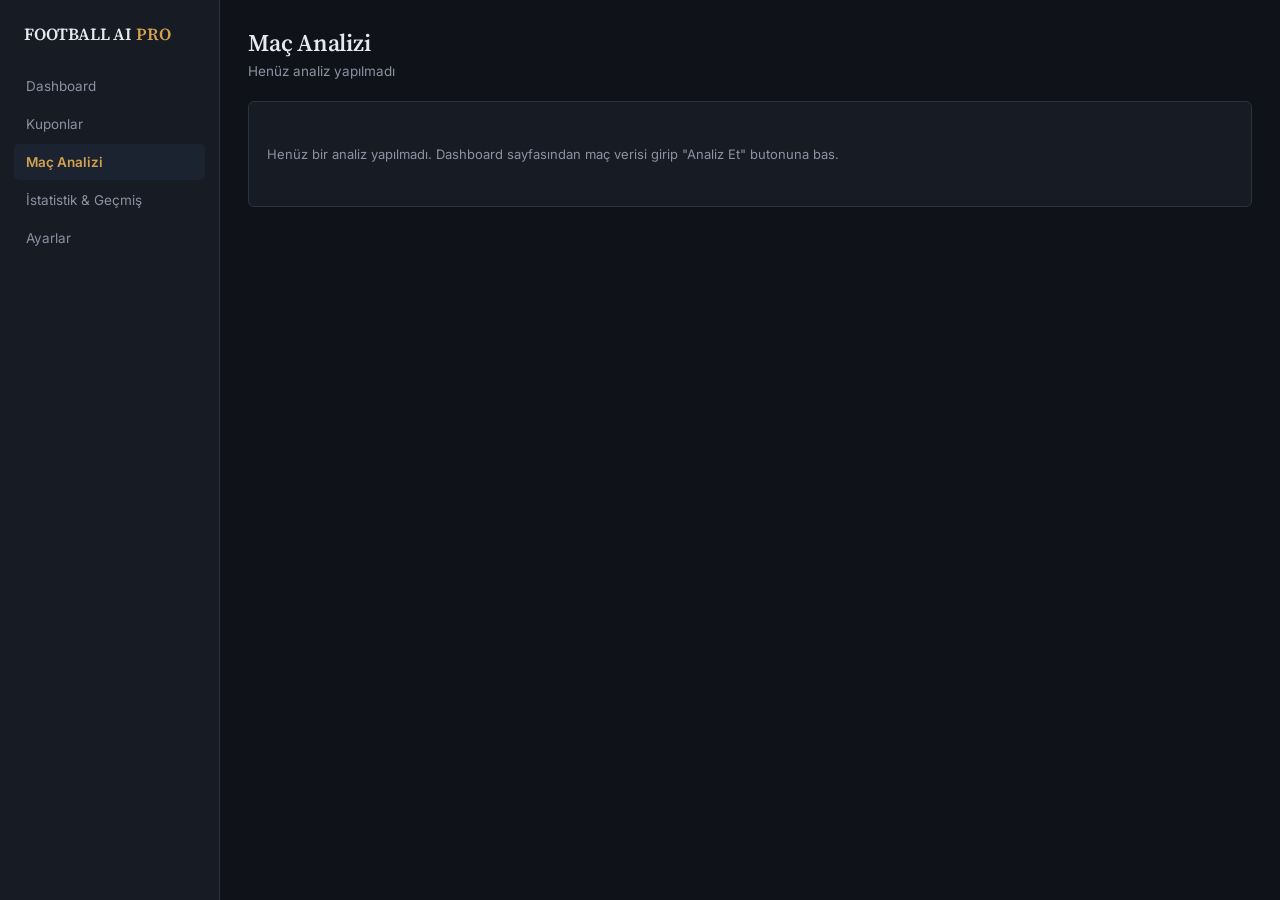
<file: analysis.html>
<!DOCTYPE html>
<html lang="tr">
<head>
<meta charset="UTF-8">
<meta name="viewport" content="width=device-width, initial-scale=1.0">
<title>Football AI Pro — Maç Analizi</title>
<link rel="preconnect" href="https://fonts.googleapis.com">
<link href="https://fonts.googleapis.com/css2?family=Source+Serif+4:opsz,wght@8..60,400;8..60,600;8..60,700&family=IBM+Plex+Mono:wght@400;500;600&family=Inter:wght@400;500;600&display=swap" rel="stylesheet">
<link rel="stylesheet" href="css/style.css">
<link rel="stylesheet" href="css/dashboard.css">
</head>
<body>
<div class="app-shell">
  <div id="sidebar-slot"></div>
  <div class="main">
    <div class="page-header">
      <h1>Maç Analizi</h1>
      <div class="sub" id="dateLabel"></div>
    </div>
    <div id="content"></div>
  </div>
</div>

<script src="js/storage.js"></script>
<script src="js/poisson.js"></script>
<script src="js/edge.js"></script>
<script src="js/scoring.js"></script>
<script src="js/statistics.js"></script>
<script src="js/app.js"></script>
<script>
initShell('analysis');
const analysis = getLastAnalysis();
document.getElementById('dateLabel').textContent = analysis ? `Son analiz: ${analysis.date}` : 'Henüz analiz yapılmadı';

const el = document.getElementById('content');

if(!analysis){
  el.innerHTML = `<div class="panel"><p class="empty-note">Henüz bir analiz yapılmadı. Dashboard sayfasından maç verisi girip "Analiz Et" butonuna bas.</p></div>`;
} else {
  renderPage();
}

function formStr(form){
  if(!form) return '<span style="color:var(--muted)">veri yok</span>';
  const colored = form.split('').map(c=>{
    const cls = c==='W'?'w':(c==='L'?'l':'d');
    return `<span class="${cls}">${c}</span>`;
  }).join('');
  return `<span class="form-string">${colored}</span>`;
}

function renderPage(){
  const ligler = [...new Set(analysis.legs.map(l=>l.lig).filter(Boolean))].sort();
  const marketler = [...new Set(analysis.legs.map(l=>l.pazar))].sort();

  let html = `<div class="panel">
    <h2>Filtreler</h2>
    <p class="hint">Tüm filtreler aynı anda birlikte çalışır. Sadece "Tüm Bacaklar" tablosunu etkiler.</p>
    <div class="stat-row" style="grid-template-columns:repeat(3,1fr);">
      <div class="field">
        <label>Lig</label>
        <select id="f_lig"><option value="">Tümü</option>${ligler.map(l=>`<option value="${l}">${l}</option>`).join('')}</select>
      </div>
      <div class="field">
        <label>Bahis Marketi</label>
        <select id="f_market"><option value="">Tümü</option>${marketler.map(m=>`<option value="${m}">${m}</option>`).join('')}</select>
      </div>
      <div class="field">
        <label>Değerlendirme</label>
        <select id="f_risk"><option value="">Tümü</option><option>Oynanabilir</option><option>Makul Seçenek</option><option>Dengeli</option><option>Riskli Maç</option><option>Bilgi Yetersiz</option></select>
      </div>
    </div>
    <div class="stat-row" style="grid-template-columns:repeat(4,1fr);">
      <div class="field"><label>Min. Oran <span id="v_fOdds"></span></label><input type="range" id="f_minOdds" min="1" max="20" step="0.1" value="1"></div>
      <div class="field"><label>Min. Güven Puanı <span id="v_fGuven"></span></label><input type="range" id="f_minGuven" min="0" max="100" step="5" value="0"></div>
      <div class="field"><label>Min. Edge (%) <span id="v_fEdge"></span></label><input type="range" id="f_minEdge" min="-50" max="50" step="1" value="-50"></div>
      <div class="field" style="display:flex;align-items:flex-end;">
        <label style="display:flex;align-items:center;gap:6px;margin:0;"><input type="checkbox" id="f_hideWeak" style="width:15px;height:15px;"> Gerçek başarı oranı %30 altındaki marketleri gizle</label>
      </div>
    </div>
    <div class="btn-row"><button class="btn-c1" onclick="uygulaFiltreler()">Filtreleri Uygula</button><button class="btn-c4" onclick="temizleFiltreler()">Filtreleri Temizle</button><span class="save-note" id="filterCount"></span></div>
  </div>`;

  html += `<div class="panel"><h2>Maç Bazlı Detay</h2><div class="table-scroll"><table>
    <thead><tr><th>Maç</th><th>Ev Form</th><th>Dep Form</th><th>Ev Gol Ort.</th><th>Dep Gol Ort.</th><th>Poisson λ</th><th>Tahmini Skor</th><th>Güven</th></tr></thead><tbody>`;
  analysis.projections.forEach(p=>{
    html += `<tr>
      <td>${p.evTakim} - ${p.depTakim}</td>
      <td>${formStr(p.evForm)}</td><td>${formStr(p.depForm)}</td>
      <td>${p.evGolOrt!==null?p.evGolOrt.toFixed(2):'—'}</td>
      <td>${p.depGolOrt!==null?p.depGolOrt.toFixed(2):'—'}</td>
      <td>${p.lambdaTotal}</td><td>${p.tahminiSkor}</td><td class="tag">${p.guven}</td>
    </tr>`;
  });
  html += `</tbody></table></div></div>`;

  html += `<div class="panel"><h2>Tüm Bacaklar (Model vs Oran)</h2><div class="table-scroll" id="legTableZone"></div></div>`;

  el.innerHTML = html;

  ['f_lig','f_market','f_risk','f_hideWeak'].forEach(id=>document.getElementById(id).addEventListener('change', uygulaFiltreler));
  ['f_minOdds','f_minGuven','f_minEdge'].forEach(id=>document.getElementById(id).addEventListener('input', ()=>{ updateFilterLabels(); uygulaFiltreler(); }));
  updateFilterLabels();
  uygulaFiltreler();
}

function updateFilterLabels(){
  document.getElementById('v_fOdds').textContent = document.getElementById('f_minOdds').value;
  document.getElementById('v_fGuven').textContent = document.getElementById('f_minGuven').value;
  document.getElementById('v_fEdge').textContent = document.getElementById('f_minEdge').value + '%';
}

function temizleFiltreler(){
  document.getElementById('f_lig').value = '';
  document.getElementById('f_market').value = '';
  document.getElementById('f_risk').value = '';
  document.getElementById('f_hideWeak').checked = false;
  document.getElementById('f_minOdds').value = 1;
  document.getElementById('f_minGuven').value = 0;
  document.getElementById('f_minEdge').value = -50;
  updateFilterLabels();
  uygulaFiltreler();
}

function uygulaFiltreler(){
  const lig = document.getElementById('f_lig').value;
  const market = document.getElementById('f_market').value;
  const risk = document.getElementById('f_risk').value;
  const minOdds = parseFloat(document.getElementById('f_minOdds').value);
  const minGuven = parseFloat(document.getElementById('f_minGuven').value);
  const minEdge = parseFloat(document.getElementById('f_minEdge').value)/100;
  const hideWeak = document.getElementById('f_hideWeak').checked;

  let zayifMarketler = new Set();
  if(hideWeak){
    const marketRates = computeStatistics().marketRates || [];
    marketRates.forEach(m=>{ if(m.rate < 0.30) zayifMarketler.add(m.market); });
  }

  const filtreli = analysis.legs.filter(l=>
    (!lig || l.lig===lig) &&
    (!market || l.pazar===market) &&
    (!risk || getVerdict(l.guvenScore, l.edge).etiket===risk) &&
    l.odds >= minOdds &&
    l.guvenScore >= minGuven &&
    l.edge >= minEdge &&
    !(hideWeak && zayifMarketler.has(l.pazar))
  );

  document.getElementById('filterCount').textContent = `${filtreli.length} / ${analysis.legs.length} bacak gösteriliyor`;

  let html = `<table><thead><tr><th>Maç</th><th>Lig</th><th>Pazar</th><th>Kazanma İhtimali</th><th>Oran</th><th>İma Edilen</th><th>Avantaj</th><th>EV</th><th>Değerlendirme</th><th>Risk %</th><th>Yıldız</th></tr></thead><tbody>`;
  [...filtreli].sort((a,b)=>b.edge-a.edge).forEach(l=>{
    const v = getVerdict(l.guvenScore, l.edge);
    html += `<tr>
      <td>${l.mac}</td><td>${l.lig||'—'}</td><td>${l.pazar}</td><td>${(l.modelProb*100).toFixed(1)}%</td><td>${l.odds}</td>
      <td>${(l.implied*100).toFixed(1)}%</td>
      <td class="${l.edge>=0?'edge-pos':'edge-neg'}">${(l.edge*100).toFixed(1)}%</td>
      <td class="${l.ev>=0?'edge-pos':'edge-neg'}">${l.ev>=0?'+':''}${(l.ev*100).toFixed(1)}%</td>
      <td class="tag" style="color:var(--${v.renk})">${v.etiket}</td>
      <td>${riskYuzdesi(l)}%</td><td class="stars">${starString(l.stars)}</td>
    </tr>`;
  });
  html += `</tbody></table>`;
  if(filtreli.length===0){
    html = `<p class="empty-note">Bu filtrelere uyan bacak yok. "Filtreleri Temizle" ile baştan başlayabilirsin.</p>`;
  }
  document.getElementById('legTableZone').innerHTML = html;
}
</script>
</body>
</html>
</file>
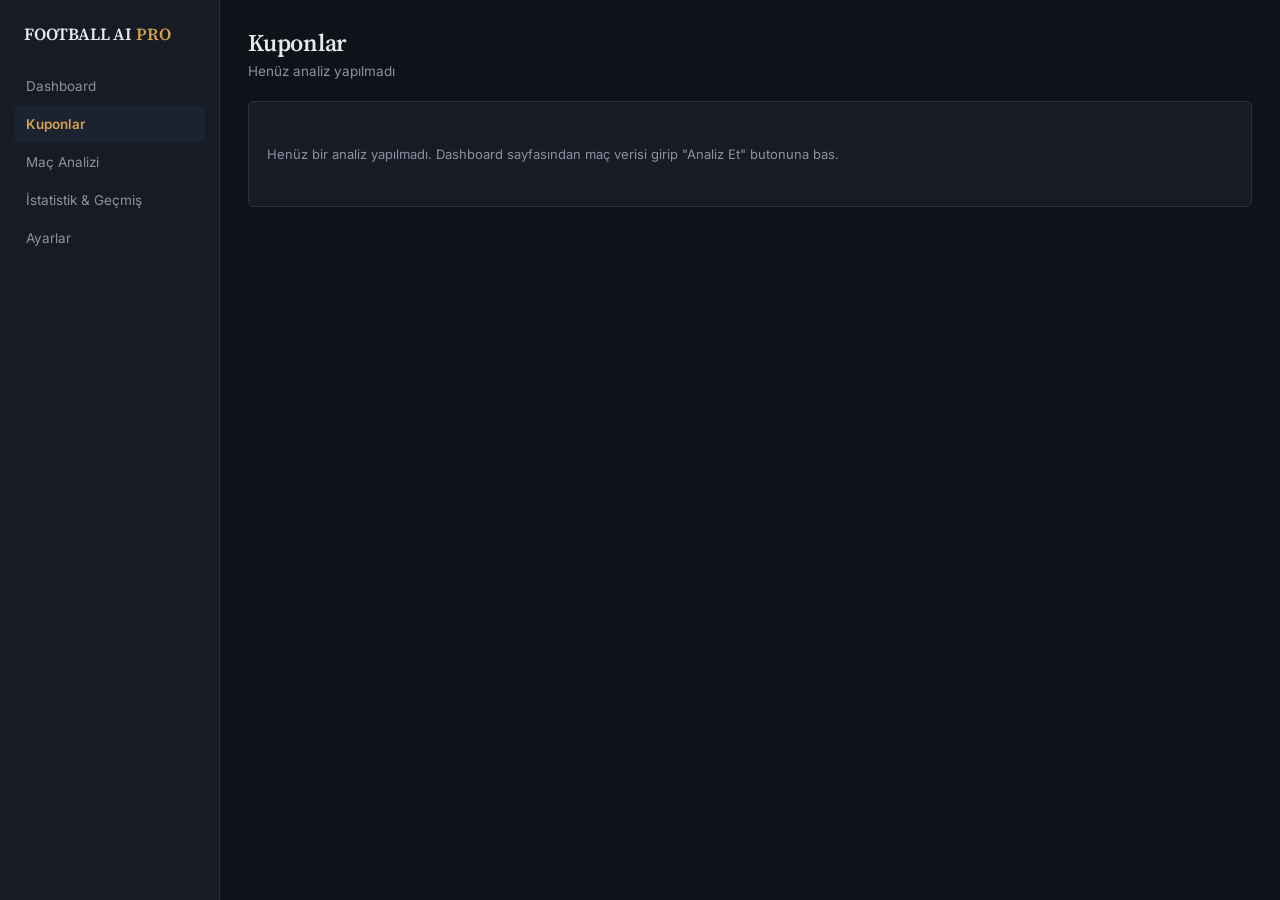
<file: coupons.html>
<!DOCTYPE html>
<html lang="tr">
<head>
<meta charset="UTF-8">
<meta name="viewport" content="width=device-width, initial-scale=1.0">
<title>Football AI Pro — Kuponlar</title>
<link rel="preconnect" href="https://fonts.googleapis.com">
<link href="https://fonts.googleapis.com/css2?family=Source+Serif+4:opsz,wght@8..60,400;8..60,600;8..60,700&family=IBM+Plex+Mono:wght@400;500;600&family=Inter:wght@400;500;600&display=swap" rel="stylesheet">
<link rel="stylesheet" href="css/style.css">
<link rel="stylesheet" href="css/dashboard.css">
</head>
<body>
<div class="app-shell">
  <div id="sidebar-slot"></div>
  <div class="main">
    <div class="page-header">
      <h1>Kuponlar</h1>
      <div class="sub" id="dateLabel"></div>
    </div>
    <div id="content"></div>
  </div>
</div>

<script src="js/storage.js"></script>
<script src="js/poisson.js"></script>
<script src="js/edge.js"></script>
<script src="js/scoring.js"></script>
<script src="js/insights.js"></script>
<script src="js/coupons.js"></script>
<script src="js/app.js"></script>
<script>
initShell('coupons');
const analysis = getLastAnalysis();
document.getElementById('dateLabel').textContent = analysis ? `Son analiz: ${analysis.date}` : 'Henüz analiz yapılmadı';

function gercekciBasariOrani(coupon){
  // Naif carpim iyimser cikar - bacaklar arasi kucuk korelasyonlari
  // hesaba katan muhafazakar bir gorunum icin %85 ile carpiyoruz.
  return Math.max(0, coupon.basariTahmini * 0.85);
}

const el = document.getElementById('content');
if(!analysis){
  el.innerHTML = `<div class="panel"><p class="empty-note">Henüz bir analiz yapılmadı. Dashboard sayfasından maç verisi girip "Analiz Et" butonuna bas.</p></div>`;
} else if(analysis.coupons.length===0){
  el.innerHTML = `<div class="panel"><div class="no-play-banner">BUGÜN OYNAMA</div>
    <p class="empty-note" style="margin-top:10px;">Son analizde hedef oran aralığına ulaşan, pozitif edge taşıyan bir kombinasyon bulunamadı.</p></div>`;
} else {
  let html = '<div class="panel"><h2>Önerilen Kuponlar</h2><p class="hint">Her kuponun altında, o kuponun neden bu şekilde kurulduğunu ve gerçekçi tutma ihtimalini görebilirsin — Dashboard\'daki maç yorumlarıyla aynı mantığı kullanır.</p>';
  analysis.coupons.forEach((c,i)=>{
    const ortalamaGuven = c.legs.reduce((s,l)=>s+l.guvenScore,0)/c.legs.length;
    const verdict = getVerdict(ortalamaGuven, c.avgEdge);
    const gercekci = gercekciBasariOrani(c);
    html += `<div class="coupon-card"><div class="head">
      <h3>${c.tip} Kupon <span class="stars">${starString(c.stars)}</span></h3>
      <span class="tag" style="color:var(--${verdict.renk})">${verdict.etiket}</span>
    </div>`;
    c.legs.forEach(l=>{
      html += `<div class="leg-line">${l.mac} → <b>${l.pazar}</b> @ ${l.odds} <span style="color:var(--muted);float:right;">avantaj +${(l.edge*100).toFixed(1)}%</span></div>`;
    });
    html += `<div class="meta-row">
      <span>Gerçekçi Tutma İhtimali: ${(gercekci*100).toFixed(0)}%</span>
      <span>Toplam Oran: ${c.totalOdds}</span>
      <span>Ort. Avantaj: ${(c.avgEdge*100).toFixed(1)}%</span>
    </div>
    ${c.not ? `<p style="font-size:11.5px;color:var(--gold);margin-top:8px;">⚠ ${c.not}</p>` : ''}
    <div style="margin-top:10px;padding-top:10px;border-top:1px dashed var(--line);font-size:12px;color:var(--muted);">
      <b style="color:var(--text);">Neden bu kupon?</b> ${generateCouponExplanation(c, c.tip)}
    </div></div>`;
  });
  html += '</div>';
  el.innerHTML = html;
}
</script>
</body>
</html>
</file>
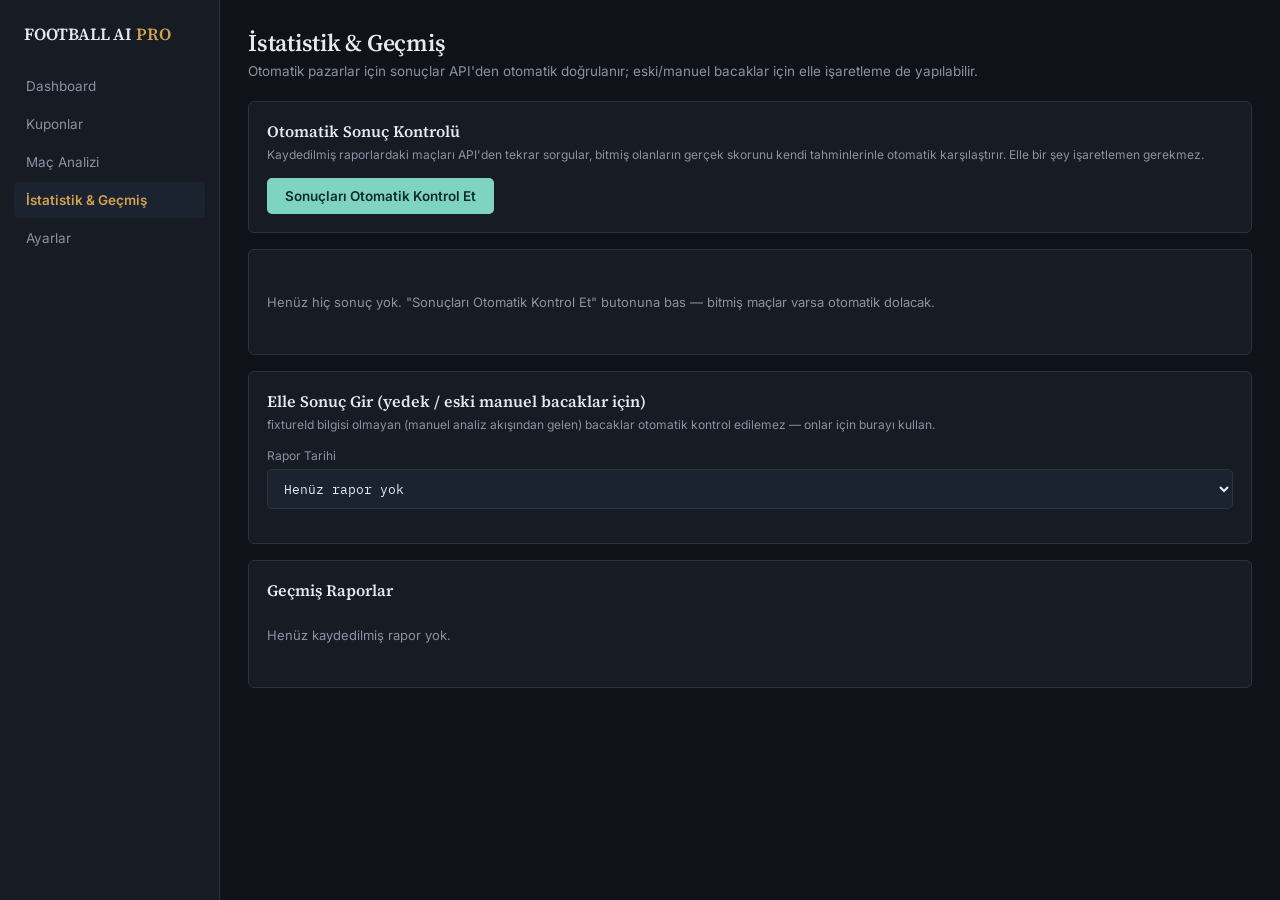
<file: history.html>
<!DOCTYPE html>
<html lang="tr">
<head>
<meta charset="UTF-8">
<meta name="viewport" content="width=device-width, initial-scale=1.0">
<title>Football AI Pro — İstatistik & Geçmiş</title>
<link rel="preconnect" href="https://fonts.googleapis.com">
<link href="https://fonts.googleapis.com/css2?family=Source+Serif+4:opsz,wght@8..60,400;8..60,600;8..60,700&family=IBM+Plex+Mono:wght@400;500;600&family=Inter:wght@400;500;600&display=swap" rel="stylesheet">
<link rel="stylesheet" href="css/style.css">
<link rel="stylesheet" href="css/dashboard.css">
</head>
<body>
<div class="app-shell">
  <div id="sidebar-slot"></div>
  <div class="main">
    <div class="page-header">
      <h1>İstatistik & Geçmiş</h1>
      <div class="sub">Otomatik pazarlar için sonuçlar API'den otomatik doğrulanır; eski/manuel bacaklar için elle işaretleme de yapılabilir.</div>
    </div>

    <div class="panel">
      <h2>Otomatik Sonuç Kontrolü</h2>
      <p class="hint">Kaydedilmiş raporlardaki maçları API'den tekrar sorgular, bitmiş olanların gerçek skorunu kendi tahminlerinle otomatik karşılaştırır. Elle bir şey işaretlemen gerekmez.</p>
      <div class="btn-row">
        <button class="btn-c1" id="autoCheckBtn" onclick="runAutoCheck()">Sonuçları Otomatik Kontrol Et</button>
        <span class="save-note" id="autoCheckStatus"></span>
      </div>
    </div>

    <div id="statsZone"></div>

    <div class="panel">
      <h2>Elle Sonuç Gir (yedek / eski manuel bacaklar için)</h2>
      <p class="hint">fixtureId bilgisi olmayan (manuel analiz akışından gelen) bacaklar otomatik kontrol edilemez — onlar için burayı kullan.</p>
      <div class="field">
        <label>Rapor Tarihi</label>
        <select id="reportPicker" onchange="renderLegLogger()"></select>
      </div>
      <div id="legLogger"></div>
    </div>

    <div class="panel">
      <h2>Geçmiş Raporlar</h2>
      <div id="reportsList"></div>
    </div>
  </div>
</div>

<script src="js/storage.js"></script>
<script src="js/poisson.js"></script>
<script src="js/edge.js"></script>
<script src="js/outcomes.js"></script>
<script src="js/resultChecker.js"></script>
<script src="js/statistics.js"></script>
<script src="js/app.js"></script>
<script>
initShell('history');

function renderStats(){
  const s = computeStatistics();
  const el = document.getElementById('statsZone');
  if(s.total===0){
    el.innerHTML = `<div class="panel"><p class="empty-note">Henüz hiç sonuç yok. "Sonuçları Otomatik Kontrol Et" butonuna bas — bitmiş maçlar varsa otomatik dolacak.</p></div>`;
    return;
  }
  let html = `<div class="stat-row">
    <div class="stat"><div class="lbl">Toplam Tahmin</div><div class="num num-gold">${s.total}</div></div>
    <div class="stat"><div class="lbl">Doğru</div><div class="num num-growth">${s.correct}</div></div>
    <div class="stat"><div class="lbl">Yanlış</div><div class="num num-risk">${s.wrong}</div></div>
    <div class="stat"><div class="lbl">Başarı</div><div class="num num-gold">${(s.successRate*100).toFixed(0)}%</div></div>
  </div>
  <div class="stat-row">
    <div class="stat"><div class="lbl">ROI</div><div class="num ${s.roi>=0?'num-growth':'num-risk'}">${s.roi>=0?'+':''}${(s.roi*100).toFixed(0)}%</div></div>
    <div class="stat"><div class="lbl">En Başarılı Market</div><div class="num num-growth" style="font-size:14px;">${s.bestMarket?`${s.bestMarket.market} (${(s.bestMarket.rate*100).toFixed(0)}%)`:'—'}</div></div>
    <div class="stat"><div class="lbl">En Kötü Market</div><div class="num num-risk" style="font-size:14px;">${s.worstMarket?`${s.worstMarket.market} (${(s.worstMarket.rate*100).toFixed(0)}%)`:'—'}</div></div>
    <div class="stat"><div class="lbl">Net Kâr (birim stake)</div><div class="num ${s.netProfit>=0?'num-growth':'num-risk'}">${s.netProfit>=0?'+':''}${s.netProfit.toFixed(2)}</div></div>
  </div>`;

  const ligler = computeLeagueBreakdown();
  if(ligler.length>0){
    html += `<div class="panel"><h2>Lig Bazında Başarı</h2><div class="table-scroll"><table>
      <thead><tr><th>Lig</th><th>Doğru/Toplam</th><th>Başarı</th></tr></thead><tbody>`;
    ligler.forEach(l=>{
      html += `<tr><td>${l.lig}</td><td>${l.correct}/${l.total}</td><td class="${l.rate>=0.5?'edge-pos':'edge-neg'}">${(l.rate*100).toFixed(0)}%</td></tr>`;
    });
    html += `</tbody></table></div></div>`;
  }

  const kalibrasyon = computeConfidenceCalibration();
  if(kalibrasyon.length>0){
    html += `<div class="panel"><h2>Güven Puanı vs Gerçek Başarı</h2>
      <p class="hint">Modelin "güven" olarak işaretlediği bant ile o banttaki tahminlerin gerçekte tutma oranını karşılaştırır. İdeal durumda ikisi birbirine yakın olmalı.</p>
      <div class="table-scroll"><table><thead><tr><th>Güven Bandı</th><th>Tahmin Sayısı</th><th>Gerçek Başarı Oranı</th></tr></thead><tbody>`;
    kalibrasyon.forEach(k=>{
      html += `<tr><td>${k.band}</td><td>${k.total}</td><td class="tag">${(k.gercekOran*100).toFixed(0)}%</td></tr>`;
    });
    html += `</tbody></table></div></div>`;
  }

  el.innerHTML = html;
}

async function runAutoCheck(){
  const btn = document.getElementById('autoCheckBtn');
  const statusEl = document.getElementById('autoCheckStatus');
  btn.disabled = true;
  statusEl.textContent = 'Kontrol ediliyor...';
  try{
    const sonuc = await checkAllPendingResults((done,total)=>{
      statusEl.textContent = `Kontrol ediliyor... ${done}/${total}`;
    });
    statusEl.textContent = sonuc.mesaj;
    renderStats();
    renderReportsList();
  }catch(e){
    statusEl.textContent = 'Hata: '+e.message;
  }
  btn.disabled = false;
}

function getReportDates(){
  const reports = getReports();
  return Object.keys(reports).sort().reverse();
}

function renderReportPicker(){
  const dates = getReportDates();
  const sel = document.getElementById('reportPicker');
  if(dates.length===0){
    sel.innerHTML = '<option value="">Henüz rapor yok</option>';
    return;
  }
  sel.innerHTML = dates.map(d=>`<option value="${d}">${d}</option>`).join('');
  renderLegLogger();
}

function renderLegLogger(){
  const dateKey = document.getElementById('reportPicker').value;
  const reports = getReports();
  const report = reports[dateKey];
  const el = document.getElementById('legLogger');
  if(!report || !report.legs || report.legs.length===0){
    el.innerHTML = '<p class="empty-note">Bu rapor için bacak verisi yok.</p>';
    return;
  }
  let html = `<div class="table-scroll"><table>
    <thead><tr><th>Maç</th><th>Pazar</th><th>Oran</th><th>Sonuç</th></tr></thead><tbody>`;
  report.legs.forEach((l,i)=>{
    html += `<tr>
      <td>${l.mac}</td><td>${l.pazar}</td><td>${l.odds}</td>
      <td>
        <select id="res_${i}">
          <option value="">—</option>
          <option value="dogru">Doğru çıktı</option>
          <option value="yanlis">Yanlış çıktı</option>
        </select>
      </td>
    </tr>`;
  });
  html += `</tbody></table></div>
  <div class="btn-row" style="margin-top:12px;">
    <button class="btn-c3" onclick="saveLoggedResults('${dateKey}')">Sonuçları Kaydet</button>
    <span class="save-note" id="logSaveNote"></span>
  </div>`;
  el.innerHTML = html;
}

function saveLoggedResults(dateKey){
  const reports = getReports();
  const report = reports[dateKey];
  let count = 0;
  report.legs.forEach((l,i)=>{
    const val = document.getElementById(`res_${i}`).value;
    if(val){
      addLoggedResult({ tarih: dateKey, mac: l.mac, pazar: l.pazar, oran: l.odds, sonuc: val, stake: 1, lig: l.lig || 'Bilinmiyor', guvenScore: l.guvenScore });
      count++;
    }
  });
  document.getElementById('logSaveNote').textContent = `${count} sonuç kaydedildi ✓`;
  renderStats();
}

function renderReportsList(){
  const dates = getReportDates();
  const el = document.getElementById('reportsList');
  if(dates.length===0){
    el.innerHTML = '<p class="empty-note">Henüz kaydedilmiş rapor yok.</p>';
    return;
  }
  const reports = getReports();
  let html = '';
  dates.forEach(d=>{
    const r = reports[d];
    html += `<div class="coupon-card">
      <div class="head"><h3>${d}</h3>
      <button class="ghost" onclick="toggleReportDetail('${d}')">Aç</button></div>
      <div class="meta-row">
        <span>Analiz: ${r.stats.analyzed}</span>
        <span>Oynanabilir: ${r.stats.playable}</span>
        <span>Value: ${r.stats.value}</span>
        <span>Kupon: ${r.coupons ? r.coupons.length : 0}</span>
      </div>
      <div id="detail_${d}" style="display:none;margin-top:10px;"></div>
    </div>`;
  });
  el.innerHTML = html;
}

function toggleReportDetail(dateKey){
  const box = document.getElementById(`detail_${dateKey}`);
  if(box.style.display==='block'){ box.style.display='none'; return; }
  const reports = getReports();
  const r = reports[dateKey];
  if(!r.coupons || r.coupons.length===0){
    box.innerHTML = '<p class="empty-note">O gün kupon önerisi yok.</p>';
  } else {
    box.innerHTML = r.coupons.map((c,i)=>`
      <div class="leg-line"><b>${c.tip||('Kupon '+(i+1))}</b> (${starString(c.stars)}) — Toplam Oran: ${c.totalOdds}<br>
      ${c.legs.map(l=>`${l.mac} → ${l.pazar} @ ${l.odds}`).join('<br>')}</div>
    `).join('');
  }
  box.style.display = 'block';
}

renderStats();
renderReportPicker();
renderReportsList();
</script>
</body>
</html>
</file>
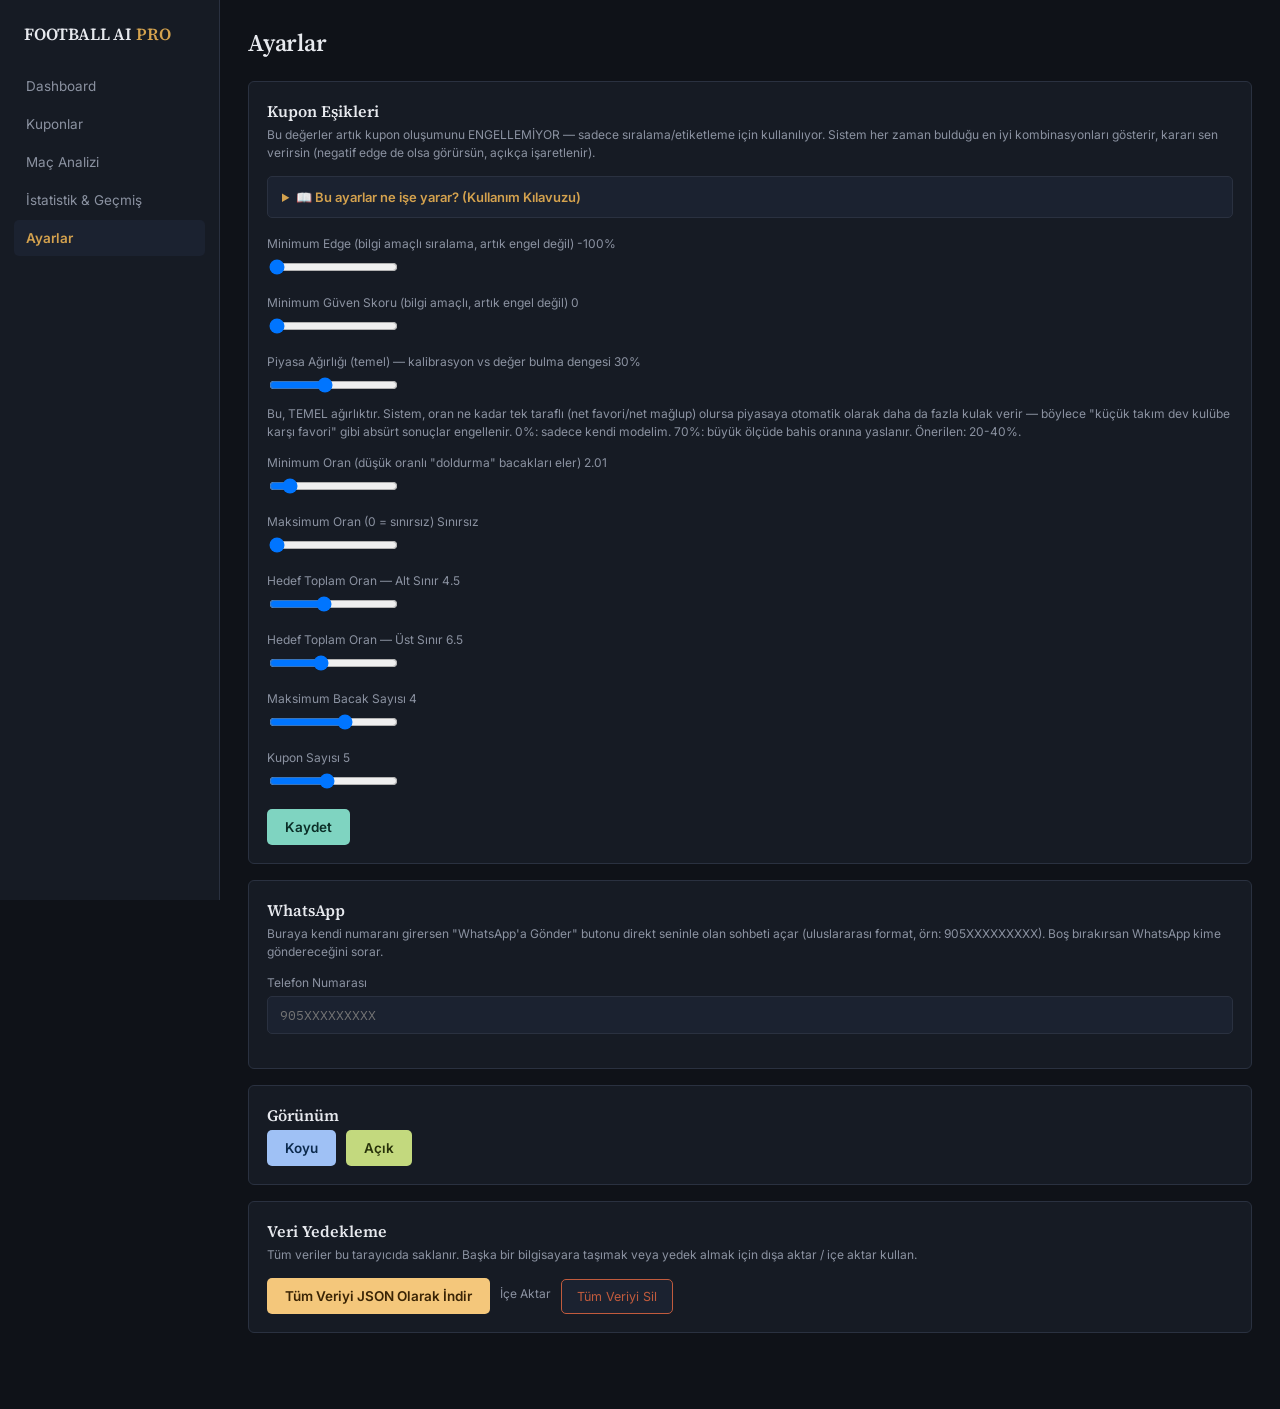
<file: settings.html>
<!DOCTYPE html>
<html lang="tr">
<head>
<meta charset="UTF-8">
<meta name="viewport" content="width=device-width, initial-scale=1.0">
<title>Football AI Pro — Ayarlar</title>
<link rel="preconnect" href="https://fonts.googleapis.com">
<link href="https://fonts.googleapis.com/css2?family=Source+Serif+4:opsz,wght@8..60,400;8..60,600;8..60,700&family=IBM+Plex+Mono:wght@400;500;600&family=Inter:wght@400;500;600&display=swap" rel="stylesheet">
<link rel="stylesheet" href="css/style.css">
<link rel="stylesheet" href="css/dashboard.css">
</head>
<body>
<div class="app-shell">
  <div id="sidebar-slot"></div>
  <div class="main">
    <div class="page-header"><h1>Ayarlar</h1></div>

    <div class="panel">
      <h2>Kupon Eşikleri</h2>
      <p class="hint">Bu değerler artık kupon oluşumunu ENGELLEMİYOR — sadece sıralama/etiketleme için kullanılıyor. Sistem her zaman bulduğu en iyi kombinasyonları gösterir, kararı sen verirsin (negatif edge de olsa görürsün, açıkça işaretlenir).</p>

      <details style="margin-bottom:18px;background:var(--panel-2);border:1px solid var(--line);border-radius:5px;padding:12px 14px;">
        <summary style="cursor:pointer;font-weight:600;font-size:13px;color:var(--gold);">📖 Bu ayarlar ne işe yarar? (Kullanım Kılavuzu)</summary>
        <div style="margin-top:12px;font-size:12.5px;color:var(--muted);line-height:1.7;">
          <p><b style="color:var(--text);">Minimum Edge:</b> Modelin gördüğü olasılıkla bahis oranının ima ettiği olasılık arasındaki fark. Artık bir bacağı ENGELLEMEZ, sadece "En Güçlü Bacaklar" listesinde sıralamayı etkiler. Negatif bile olsa görürsün.</p>
          <p><b style="color:var(--text);">Minimum Güven Skoru:</b> Tahminin kaç maçlık veriye dayandığını yansıtan 0-100 puan. Düşükse "Bilgi Yetersiz" etiketi görürsün — bu bir engel değil, bir uyarıdır.</p>
          <p><b style="color:var(--text);">Piyasa Ağırlığı:</b> Modelin kendi hesabı ile bahis oranının ima ettiği olasılığı ne oranda karıştıracağını belirler. Düşükse model daha "cesur" (kendi görüşüne sadık), yüksekse piyasaya daha yakın (daha temkinli) tahminler üretir. Sistem, oran ne kadar tek taraflıysa (net favori/net mağlup) bu ağırlığı otomatik olarak artırır.</p>
          <p><b style="color:var(--text);">Minimum / Maksimum Oran:</b> Kupon motorunun hangi oran aralığındaki bacakları "malzeme" olarak kullanacağını belirler. Çok düşük oranlı bacaklar genelde kuponu "doldurmak" için kullanılır, bunu istemiyorsan minimum oranı yükselt.</p>
          <p><b style="color:var(--text);">Hedef Toplam Oran (Alt/Üst Sınır):</b> "Dengeli Kupon" stratejisinin ulaşmaya çalıştığı toplam oran aralığı. Örn. 4.5-6.5 demek, birleşik bacakların çarpımının bu aralıkta olmasını hedefler.</p>
          <p><b style="color:var(--text);">Maksimum Bacak Sayısı:</b> Bir kuponda en fazla kaç maçın birleştirilebileceği. Fazla bacak = daha yüksek oran ama daha düşük gerçekleşme ihtimali.</p>
          <p><b style="color:var(--text);">Kupon Sayısı:</b> Şu an sistem her zaman 4 sabit stratejiyi (Güvenli/Dengeli/Yüksek Oran/Sürpriz) üretmeye çalıştığı için bu ayar aktif olarak kullanılmıyor, ileride kaldırılabilir.</p>
        </div>
      </details>

      <div class="field"><label>Minimum Edge (bilgi amaçlı sıralama, artık engel değil) <span id="v_minEdge"></span></label>
        <input type="range" id="minEdge" min="-100" max="50" step="1"></div>
      <div class="field"><label>Minimum Güven Skoru (bilgi amaçlı, artık engel değil) <span id="v_minGuven"></span></label>
        <input type="range" id="minGuvenScore" min="0" max="100" step="5"></div>
      <div class="field"><label>Piyasa Ağırlığı (temel) — kalibrasyon vs değer bulma dengesi <span id="v_marketBlend"></span></label>
        <input type="range" id="marketBlendWeight" min="0" max="70" step="5"></div>
      <p class="hint" style="margin-top:-8px;">Bu, TEMEL ağırlıktır. Sistem, oran ne kadar tek taraflı (net favori/net mağlup) olursa piyasaya otomatik olarak daha da fazla kulak verir — böylece "küçük takım dev kulübe karşı favori" gibi absürt sonuçlar engellenir. 0%: sadece kendi modelim. 70%: büyük ölçüde bahis oranına yaslanır. Önerilen: 20-40%.</p>
      <div class="field"><label>Minimum Oran (düşük oranlı "doldurma" bacakları eler) <span id="v_minOdds"></span></label>
        <input type="range" id="minOdds" min="1.01" max="10" step="0.1"></div>
      <div class="field"><label>Maksimum Oran (0 = sınırsız) <span id="v_maxOdds"></span></label>
        <input type="range" id="maxOdds" min="0" max="50" step="0.5"></div>
      <div class="field"><label>Hedef Toplam Oran — Alt Sınır <span id="v_targetMin"></span></label>
        <input type="range" id="targetMin" min="2" max="8" step="0.1"></div>
      <div class="field"><label>Hedef Toplam Oran — Üst Sınır <span id="v_targetMax"></span></label>
        <input type="range" id="targetMax" min="3" max="12" step="0.1"></div>
      <div class="field"><label>Maksimum Bacak Sayısı <span id="v_maxLegs"></span></label>
        <input type="range" id="maxLegs" min="1" max="6" step="1"></div>
      <div class="field"><label>Kupon Sayısı <span id="v_kuponSayisi"></span></label>
        <input type="range" id="kuponSayisi" min="1" max="10" step="1"></div>
      <button class="btn-c1" onclick="saveAll()">Kaydet</button>
      <span class="save-note" id="saveNote"></span>
    </div>

    <div class="panel">
      <h2>WhatsApp</h2>
      <p class="hint">Buraya kendi numaranı girersen "WhatsApp'a Gönder" butonu direkt seninle olan sohbeti açar (uluslararası format, örn: 905XXXXXXXXX). Boş bırakırsan WhatsApp kime göndereceğini sorar.</p>
      <div class="field"><label>Telefon Numarası</label><input type="text" id="whatsappNumber" placeholder="905XXXXXXXXX"></div>
    </div>

    <div class="panel">
      <h2>Görünüm</h2>
      <div class="btn-row">
        <button class="btn-c3" onclick="setTheme('dark')">Koyu</button>
        <button class="btn-c5" onclick="setTheme('light')">Açık</button>
      </div>
    </div>

    <div class="panel">
      <h2>Veri Yedekleme</h2>
      <p class="hint">Tüm veriler bu tarayıcıda saklanır. Başka bir bilgisayara taşımak veya yedek almak için dışa aktar / içe aktar kullan.</p>
      <div class="btn-row">
        <button class="btn-c2" onclick="exportAllData()">Tüm Veriyi JSON Olarak İndir</button>
        <label class="btn-c4" style="cursor:pointer;">İçe Aktar
          <input type="file" accept=".json" style="display:none;" onchange="importAllData(event)">
        </label>
        <button class="ghost" style="border-color:var(--risk);color:var(--risk);" onclick="clearAllData()">Tüm Veriyi Sil</button>
      </div>
    </div>
  </div>
</div>

<script src="js/storage.js"></script>
<script src="js/app.js"></script>
<script>
initShell('settings');

const fields = ['minEdge','minGuvenScore','minOdds','maxOdds','targetMin','targetMax','maxLegs','kuponSayisi'];
function loadIntoForm(){
  const s = getSettings();
  document.getElementById('minEdge').value = s.minEdge*100;
  document.getElementById('minGuvenScore').value = s.minGuvenScore;
  document.getElementById('marketBlendWeight').value = (s.marketBlendWeight ?? 0.30)*100;
  document.getElementById('minOdds').value = s.minOdds;
  document.getElementById('maxOdds').value = (s.maxOdds>=999) ? 0 : s.maxOdds;
  document.getElementById('targetMin').value = s.targetMin;
  document.getElementById('targetMax').value = s.targetMax;
  document.getElementById('maxLegs').value = s.maxLegs;
  document.getElementById('kuponSayisi').value = s.kuponSayisi;
  document.getElementById('whatsappNumber').value = s.whatsappNumber || '';
  updateLabels();
}
function updateLabels(){
  document.getElementById('v_minEdge').textContent = document.getElementById('minEdge').value + '%';
  document.getElementById('v_minGuven').textContent = document.getElementById('minGuvenScore').value;
  document.getElementById('v_marketBlend').textContent = document.getElementById('marketBlendWeight').value + '%';
  document.getElementById('v_minOdds').textContent = document.getElementById('minOdds').value;
  const maxOddsVal = parseFloat(document.getElementById('maxOdds').value);
  document.getElementById('v_maxOdds').textContent = maxOddsVal===0 ? 'Sınırsız' : maxOddsVal;
  document.getElementById('v_targetMin').textContent = document.getElementById('targetMin').value;
  document.getElementById('v_targetMax').textContent = document.getElementById('targetMax').value;
  document.getElementById('v_maxLegs').textContent = document.getElementById('maxLegs').value;
  document.getElementById('v_kuponSayisi').textContent = document.getElementById('kuponSayisi').value;
}
['minEdge','minGuvenScore','marketBlendWeight','minOdds','maxOdds','targetMin','targetMax','maxLegs','kuponSayisi'].forEach(id=>{
  document.getElementById(id).addEventListener('input', updateLabels);
});

function saveAll(){
  const s = {
    minEdge: parseFloat(document.getElementById('minEdge').value)/100,
    minGuvenScore: parseFloat(document.getElementById('minGuvenScore').value),
    marketBlendWeight: parseFloat(document.getElementById('marketBlendWeight').value)/100,
    minOdds: parseFloat(document.getElementById('minOdds').value),
    maxOdds: (parseFloat(document.getElementById('maxOdds').value)===0) ? 1000 : parseFloat(document.getElementById('maxOdds').value),
    targetMin: parseFloat(document.getElementById('targetMin').value),
    targetMax: parseFloat(document.getElementById('targetMax').value),
    maxLegs: parseInt(document.getElementById('maxLegs').value),
    kuponSayisi: parseInt(document.getElementById('kuponSayisi').value),
    whatsappNumber: document.getElementById('whatsappNumber').value.trim(),
  };
  saveSettings(s);
  document.getElementById('saveNote').textContent = 'Kaydedildi ✓';
  setTimeout(()=>document.getElementById('saveNote').textContent='', 2000);
}

function setTheme(t){
  fai_set('fai_theme', t);
  document.documentElement.setAttribute('data-theme', t);
}

function exportAllData(){
  const data = {
    settings: getSettings(),
    teamHistory: getTeamHistory(),
    reports: getReports(),
    loggedResults: getLoggedResults(),
    exportedAt: new Date().toISOString(),
  };
  downloadTextFile('football_ai_pro_yedek.json', JSON.stringify(data, null, 2), 'application/json');
}
function importAllData(event){
  const file = event.target.files[0];
  if(!file) return;
  const reader = new FileReader();
  reader.onload = e=>{
    try{
      const data = JSON.parse(e.target.result);
      if(data.settings) saveSettings(data.settings);
      if(data.teamHistory) saveTeamHistory(data.teamHistory);
      if(data.reports) fai_set(STORE_KEYS.reports, data.reports);
      if(data.loggedResults) fai_set(STORE_KEYS.loggedResults, data.loggedResults);
      alert('Veri başarıyla içe aktarıldı. Sayfa yenileniyor.');
      location.reload();
    }catch(err){
      alert('Dosya okunamadı: geçerli bir yedek JSON dosyası seç.');
    }
  };
  reader.readAsText(file);
}
function clearAllData(){
  if(confirm('Tüm ayarlar, geçmiş ve raporlar silinecek. Emin misin?')){
    localStorage.clear();
    location.reload();
  }
}

loadIntoForm();
</script>
</body>
</html>
</file>
<file: css/style.css>
/* ============================================================
   FOOTBALL AI PRO — Ortak Tasarım Sistemi
   ============================================================ */
:root{
  --bg:#0F1218;
  --panel:#161B24;
  --panel-2:#1B2230;
  --line:#2A3140;
  --text:#E7E9EE;
  --muted:#8B92A1;
  --muted-2:#5C6270;
  --growth:#4FA88F;
  --risk:#C15B3D;
  --gold:#D4A24E;
  --blue:#5B8DEF;
  --radius:6px;
}
:root[data-theme="light"]{
  --bg:#F4F5F7;
  --panel:#FFFFFF;
  --panel-2:#F0F1F4;
  --line:#DEE1E8;
  --text:#1B2230;
  --muted:#666E7D;
  --muted-2:#8B92A1;
}
*{box-sizing:border-box;}
html,body{margin:0;padding:0;background:var(--bg);color:var(--text);
  font-family:'Inter',system-ui,-apple-system,sans-serif;}
a{color:inherit;}

.app-shell{display:grid;grid-template-columns:220px 1fr;min-height:100vh;}
@media (max-width:820px){.app-shell{grid-template-columns:1fr;}}

/* ---------- Sidebar ---------- */
.sidebar{background:var(--panel);border-right:1px solid var(--line);padding:22px 14px;position:sticky;top:0;height:100vh;}
@media (max-width:820px){.sidebar{position:relative;height:auto;border-right:none;border-bottom:1px solid var(--line);}}
.brand{font-family:'Source Serif 4',serif;font-weight:600;font-size:17px;padding:0 10px 22px;letter-spacing:-0.01em;}
.brand .dot{color:var(--gold);}
.nav-item{display:flex;align-items:center;gap:10px;padding:10px 12px;border-radius:5px;color:var(--muted);
  font-size:13.5px;text-decoration:none;margin-bottom:2px;}
.nav-item:hover{background:var(--panel-2);color:var(--text);}
.nav-item.active{background:var(--panel-2);color:var(--gold);font-weight:600;}
.nav-item svg{width:16px;height:16px;flex-shrink:0;}

/* ---------- Main content ---------- */
.main{padding:26px 28px 60px;max-width:1180px;}
@media (max-width:600px){.main{padding:18px 16px 50px;}}
.page-header{margin-bottom:22px;}
.page-header h1{font-family:'Source Serif 4',serif;font-weight:600;font-size:24px;margin:0 0 4px;letter-spacing:-0.01em;}
.page-header .sub{color:var(--muted);font-size:13.5px;}

/* ---------- Panels / cards ---------- */
.panel{background:var(--panel);border:1px solid var(--line);border-radius:var(--radius);padding:18px;margin-bottom:16px;}
.panel h2{font-family:'Source Serif 4',serif;font-weight:600;font-size:16px;margin:0 0 4px;}
.panel .hint{color:var(--muted);font-size:12px;margin:0 0 14px;line-height:1.5;}

.stat-row{display:grid;grid-template-columns:repeat(4,1fr);gap:12px;margin-bottom:18px;}
@media (max-width:760px){.stat-row{grid-template-columns:repeat(2,1fr);}}
.stat{background:var(--panel);border:1px solid var(--line);border-radius:var(--radius);padding:14px 16px;}
.stat .lbl{font-size:11px;color:var(--muted);margin-bottom:8px;line-height:1.4;}
.stat .num{font-family:'IBM Plex Mono',monospace;font-size:21px;font-weight:600;}
.num-gold{color:var(--gold);} .num-growth{color:var(--growth);} .num-risk{color:var(--risk);}

/* ---------- Forms ---------- */
textarea, input[type=text], input[type=number], select{
  width:100%;background:var(--panel-2);border:1px solid var(--line);color:var(--text);
  padding:10px 12px;border-radius:5px;font-family:'IBM Plex Mono',monospace;font-size:12.5px;
}
textarea{min-height:150px;resize:vertical;line-height:1.6;}
textarea:focus, input:focus, select:focus{outline:none;border-color:var(--growth);}
label{display:block;font-size:12px;color:var(--muted);margin-bottom:6px;}
.field{margin-bottom:16px;}

.checkbox-row{display:flex;gap:18px;flex-wrap:wrap;}
.checkbox-row label{display:flex;align-items:center;gap:7px;color:var(--text);font-size:13px;margin:0;}
.checkbox-row input[type=checkbox]{width:15px;height:15px;accent-color:var(--growth);}

button.primary{background:var(--gold);color:#241A08;border:none;padding:11px 22px;border-radius:5px;
  font-weight:600;font-size:14px;cursor:pointer;font-family:'Inter',sans-serif;}
button.primary:hover{filter:brightness(1.08);}
button.primary:disabled{opacity:0.5;cursor:not-allowed;}
button.ghost{background:var(--panel-2);border:1px solid var(--line);color:var(--text);padding:9px 15px;
  border-radius:5px;font-size:12.5px;cursor:pointer;font-family:'Inter',sans-serif;}
button.ghost:hover{border-color:var(--growth);}
.btn-row{display:flex;gap:10px;flex-wrap:wrap;align-items:center;}

/* Acik renkli, birbirinden farkli buton paleti - gorsel ayrisim icin */
button.btn-c1{background:#7FD4C1;color:#0B2E27;border:none;} /* acik nane yesili */
button.btn-c2{background:#F4C77B;color:#3A2405;border:none;} /* acik amber */
button.btn-c3{background:#9FC1F5;color:#0C2A4D;border:none;} /* acik gokyuzu mavisi */
button.btn-c4{background:#E7A7C7;color:#3D0F24;border:none;} /* acik pembe */
button.btn-c5{background:#C3D97E;color:#28320A;border:none;} /* acik misir sarisi-yesil */
button.btn-c6{background:#B8A8E8;color:#22103F;border:none;} /* acik lavanta */
button.btn-c1, button.btn-c2, button.btn-c3, button.btn-c4, button.btn-c5, button.btn-c6{
  padding:10px 18px;border-radius:5px;font-weight:600;font-size:13.5px;cursor:pointer;font-family:'Inter',sans-serif;
}
button.btn-c1:hover, button.btn-c2:hover, button.btn-c3:hover, button.btn-c4:hover, button.btn-c5:hover, button.btn-c6:hover{
  filter:brightness(1.06); transform:translateY(-1px);
}

/* ---------- Tables ---------- */
.table-scroll{overflow-x:auto;}
table{width:100%;border-collapse:collapse;font-size:12.5px;}
th{text-align:left;color:var(--muted);font-weight:500;font-size:11px;padding:0 8px 8px;border-bottom:1px solid var(--line);}
td{padding:8px 8px;border-bottom:1px solid var(--line);}
.edge-pos{color:var(--growth);font-family:'IBM Plex Mono',monospace;}
.edge-neg{color:var(--risk);font-family:'IBM Plex Mono',monospace;}
.tag{font-size:10.5px;color:var(--muted);padding:2px 7px;border:1px solid var(--line);border-radius:20px;display:inline-block;}

/* ---------- Progress ---------- */
.progress-wrap{margin:8px 0;}
.progress-label{font-size:12px;color:var(--muted);margin-bottom:5px;display:flex;justify-content:space-between;}
.progress-bar{height:6px;background:var(--panel-2);border-radius:4px;overflow:hidden;}
.progress-fill{height:100%;background:var(--growth);width:0%;transition:width 0.4s ease;}

/* ---------- Stars ---------- */
.stars{color:var(--gold);letter-spacing:1px;font-size:13px;}
.stars .off{color:var(--line);}

/* ---------- Coupon / match cards ---------- */
.coupon-card{border:1px solid var(--line);border-radius:var(--radius);padding:15px 17px;margin-bottom:12px;background:var(--panel-2);}
.coupon-card .head{display:flex;justify-content:space-between;align-items:baseline;margin-bottom:8px;flex-wrap:wrap;gap:6px;}
.coupon-card h3{font-family:'Source Serif 4',serif;font-size:14.5px;margin:0;font-weight:600;}
.coupon-card .leg-line{font-size:12.5px;padding:4px 0;border-bottom:1px dashed var(--line);}
.coupon-card .leg-line:last-of-type{border-bottom:none;}
.coupon-card .leg-line b{color:var(--gold);}
.coupon-card .meta-row{display:flex;gap:14px;margin-top:10px;font-size:11.5px;color:var(--muted);}

.spotlight-card{background:linear-gradient(180deg, var(--panel-2), var(--panel));border:1px solid var(--gold);border-radius:var(--radius);padding:18px;}
.spotlight-card .team{font-family:'Source Serif 4',serif;font-size:19px;font-weight:600;margin:6px 0;}
.spotlight-grid{display:grid;grid-template-columns:repeat(4,1fr);gap:10px;margin-top:12px;}
@media (max-width:700px){.spotlight-grid{grid-template-columns:repeat(2,1fr);}}
.spotlight-grid .cell{background:var(--panel);border:1px solid var(--line);border-radius:5px;padding:9px 11px;}
.spotlight-grid .cell .k{font-size:10.5px;color:var(--muted);margin-bottom:4px;}
.spotlight-grid .cell .v{font-family:'IBM Plex Mono',monospace;font-size:14px;font-weight:600;}

.empty-note{color:var(--muted);font-size:13px;line-height:1.7;padding:10px 0;}
.no-play-banner{background:#241416;border:1px solid #4A2A2E;color:var(--risk);padding:16px 18px;border-radius:var(--radius);
  font-weight:600;text-align:center;font-size:15px;}

.ai-comment{background:var(--panel-2);border-left:3px solid var(--gold);padding:14px 16px;border-radius:0 5px 5px 0;
  font-size:13px;line-height:1.7;}
.ai-comment p{margin:0 0 8px;}
.ai-comment p:last-child{margin-bottom:0;}

footer.legal{margin-top:24px;font-size:11.5px;color:var(--muted-2);line-height:1.6;border-top:1px solid var(--line);padding-top:16px;}

.save-note{font-size:11.5px;color:var(--muted);}
.form-string{font-family:'IBM Plex Mono',monospace;letter-spacing:2px;font-size:13px;}
.form-string .w{color:var(--growth);} .form-string .d{color:var(--gold);} .form-string .l{color:var(--risk);}
</file>
<file: css/dashboard.css>
/* Yazdır / PDF olarak kaydet modu icin */
@media print{
  .sidebar, .btn-row, .no-print{ display:none !important; }
  .app-shell{ display:block !important; }
  .main{ padding:0 !important; max-width:100% !important; }
  body{ background:#fff !important; color:#111 !important; }
  .panel, .coupon-card, .stat, .spotlight-card{
    background:#fff !important; border:1px solid #ccc !important; color:#111 !important;
    break-inside:avoid;
  }
  .num-gold, .edge-pos, .stars{ color:#111 !important; }
  .edge-neg{ color:#900 !important; }
  a[href]:after{ content:""; }
}
</file>
